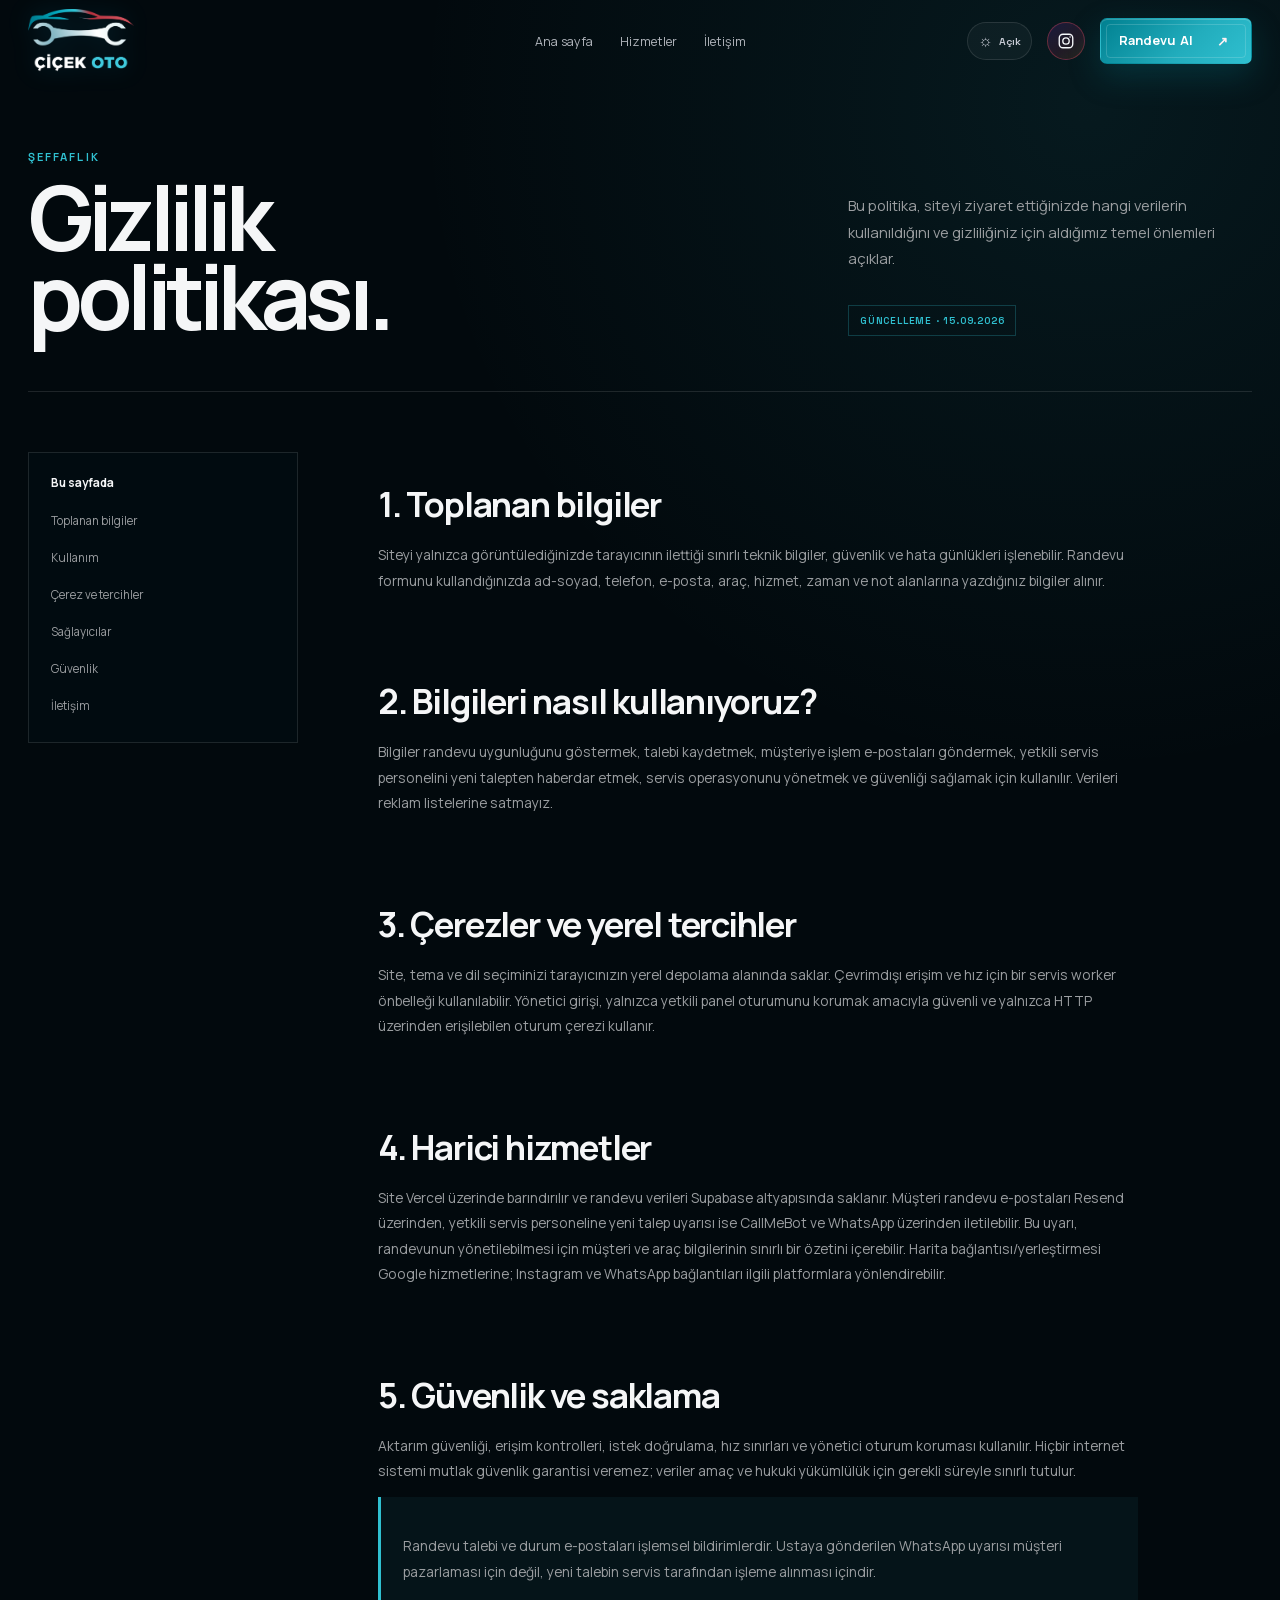
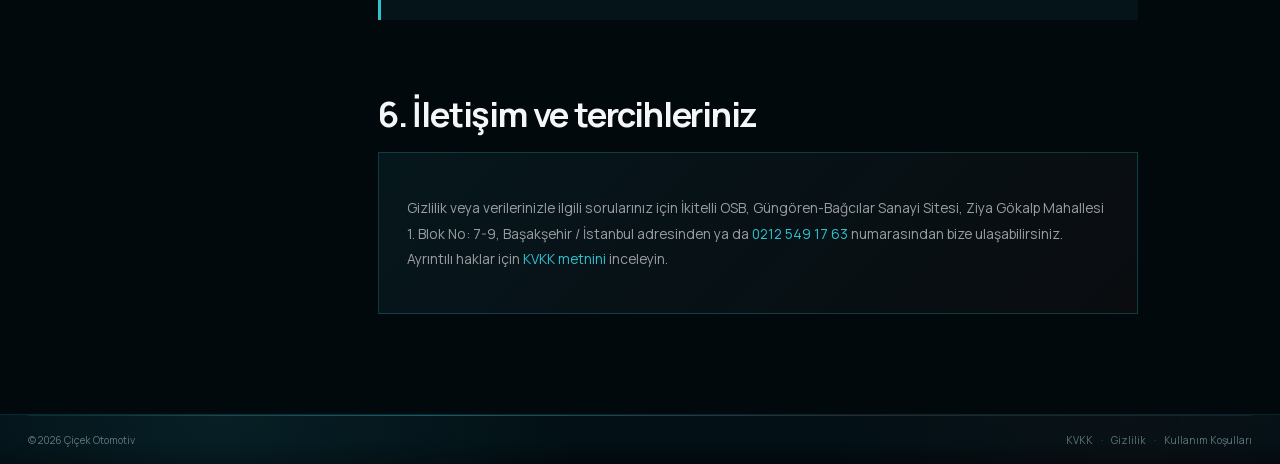
<file: gizlilik.html>
<!DOCTYPE html><html lang="tr" data-theme="dark"><head><meta charset="utf-8"><meta name="viewport" content="width=device-width,initial-scale=1,viewport-fit=cover"><meta name="theme-color" content="#02090d" id="themeColor"><title>Gizlilik Politikası | Çiçek Oto</title><meta name="description" content="Çiçek Otomotiv internet sitesi gizlilik, çerez ve güvenlik politikası."><meta name="robots" content="index,follow"><link rel="canonical" href="https://www.cicekoto.com.tr/gizlilik"><link rel="icon" href="/img/favicon-32.png?v=4" type="image/png" sizes="32x32"><link rel="icon" href="/img/favicon-16.png?v=4" type="image/png" sizes="16x16"><link rel="icon" href="/img/icon-192.png?v=4" type="image/png" sizes="192x192"><link rel="apple-touch-icon" href="/img/apple-touch-icon.png"><link rel="stylesheet" href="css/fonts.css?v=1"><link rel="stylesheet" href="css/style.css?v=29"><link rel="stylesheet" href="css/legal.css?v=1"></head>
<body class="legal-page" data-language-lock="tr" data-title-tr="Gizlilik Politikası | Çiçek Oto"><a class="skip-link" href="#icerik">İçeriğe geç</a><header class="site-header scrolled" id="siteHeader"><div class="shell nav-shell"><a class="brand" href="index.html" aria-label="Çiçek Oto ana sayfa"><img class="brand-logo" src="img/optimized/cicek-oto-logo.webp" width="512" height="313" alt="Çiçek Oto"></a><nav class="desktop-nav" aria-label="Ana menü"><a href="index.html">Ana sayfa</a><a href="hizmetler.html">Hizmetler</a><a href="index.html#iletisim">İletişim</a></nav><div class="nav-actions"><div class="preference-controls" role="group" aria-label="Görünüm"><button class="preference-button" id="themeToggle" type="button" aria-label="Açık temaya geç"><span aria-hidden="true">☼</span><b class="theme-label">Açık</b></button></div><a class="header-social" href="https://www.instagram.com/cicekoto/" target="_blank" rel="noopener" aria-label="Çiçek Oto Instagram hesabı" title="Instagram"><svg viewBox="0 0 24 24" aria-hidden="true"><rect x="3" y="3" width="18" height="18" rx="5"></rect><circle cx="12" cy="12" r="4.25"></circle><circle cx="17.4" cy="6.7" r="1"></circle></svg></a><a class="button button-blue button-small" href="index.html#randevu">Randevu Al <span>↗</span></a><button class="menu-toggle" id="menuToggle" type="button" aria-label="Menüyü aç" aria-expanded="false"><i></i><i></i></button></div></div><div class="mobile-menu" id="mobileMenu"><nav aria-label="Mobil menü"><a href="index.html">Ana sayfa</a><a href="hizmetler.html">Hizmetler</a><a href="index.html#randevu">Randevu Al</a></nav><div><a href="tel:+902125491763">0212 549 17 63</a><a href="https://www.instagram.com/cicekoto/" target="_blank" rel="noopener">Instagram</a></div></div></header>
<main class="legal-main" id="icerik"><div class="shell"><section class="legal-hero"><div><div class="eyebrow">ŞEFFAFLIK</div><h1>Gizlilik<br>politikası.</h1></div><div><p>Bu politika, siteyi ziyaret ettiğinizde hangi verilerin kullanıldığını ve gizliliğiniz için aldığımız temel önlemleri açıklar.</p><span class="legal-updated">GÜNCELLEME · 15.09.2026</span></div></section><div class="legal-layout"><nav class="legal-toc" aria-label="Sayfa içeriği"><b>Bu sayfada</b><a href="#toplanan">Toplanan bilgiler</a><a href="#kullanim">Kullanım</a><a href="#tercihler">Çerez ve tercihler</a><a href="#saglayicilar">Sağlayıcılar</a><a href="#guvenlik">Güvenlik</a><a href="#iletisim">İletişim</a></nav><article class="legal-content">
<section class="legal-section" id="toplanan"><h2>1. Toplanan bilgiler</h2><p>Siteyi yalnızca görüntülediğinizde tarayıcının ilettiği sınırlı teknik bilgiler, güvenlik ve hata günlükleri işlenebilir. Randevu formunu kullandığınızda ad-soyad, telefon, e-posta, araç, hizmet, zaman ve not alanlarına yazdığınız bilgiler alınır.</p></section><section class="legal-section" id="kullanim"><h2>2. Bilgileri nasıl kullanıyoruz?</h2><p>Bilgiler randevu uygunluğunu göstermek, talebi kaydetmek, müşteriye işlem e-postaları göndermek, yetkili servis personelini yeni talepten haberdar etmek, servis operasyonunu yönetmek ve güvenliği sağlamak için kullanılır. Verileri reklam listelerine satmayız.</p></section><section class="legal-section" id="tercihler"><h2>3. Çerezler ve yerel tercihler</h2><p>Site, tema ve dil seçiminizi tarayıcınızın yerel depolama alanında saklar. Çevrimdışı erişim ve hız için bir servis worker önbelleği kullanılabilir. Yönetici girişi, yalnızca yetkili panel oturumunu korumak amacıyla güvenli ve yalnızca HTTP üzerinden erişilebilen oturum çerezi kullanır.</p></section><section class="legal-section" id="saglayicilar"><h2>4. Harici hizmetler</h2><p>Site Vercel üzerinde barındırılır ve randevu verileri Supabase altyapısında saklanır. Müşteri randevu e-postaları Resend üzerinden, yetkili servis personeline yeni talep uyarısı ise CallMeBot ve WhatsApp üzerinden iletilebilir. Bu uyarı, randevunun yönetilebilmesi için müşteri ve araç bilgilerinin sınırlı bir özetini içerebilir. Harita bağlantısı/yerleştirmesi Google hizmetlerine; Instagram ve WhatsApp bağlantıları ilgili platformlara yönlendirebilir.</p></section><section class="legal-section" id="guvenlik"><h2>5. Güvenlik ve saklama</h2><p>Aktarım güvenliği, erişim kontrolleri, istek doğrulama, hız sınırları ve yönetici oturum koruması kullanılır. Hiçbir internet sistemi mutlak güvenlik garantisi veremez; veriler amaç ve hukuki yükümlülük için gerekli süreyle sınırlı tutulur.</p><div class="legal-note"><p>Randevu talebi ve durum e-postaları işlemsel bildirimlerdir. Ustaya gönderilen WhatsApp uyarısı müşteri pazarlaması için değil, yeni talebin servis tarafından işleme alınması içindir.</p></div></section><section class="legal-section" id="iletisim"><h2>6. İletişim ve tercihleriniz</h2><div class="legal-contact"><p>Gizlilik veya verilerinizle ilgili sorularınız için İkitelli OSB, Güngören-Bağcılar Sanayi Sitesi, Ziya Gökalp Mahallesi 1. Blok No: 7-9, Başakşehir / İstanbul adresinden ya da <a href="tel:+902125491763">0212 549 17 63</a> numarasından bize ulaşabilirsiniz. Ayrıntılı haklar için <a href="/kvkk">KVKK metnini</a> inceleyin.</p></div></section>
</article></div></div></main><footer><div class="shell footer-bottom"><span>© 2026 Çiçek Otomotiv</span><nav class="legal-links" aria-label="Yasal bilgiler"><a href="/kvkk">KVKK</a><a href="/gizlilik" aria-current="page">Gizlilik</a><a href="/kullanim-kosullari">Kullanım Koşulları</a></nav></div></footer><script src="js/main.js?v=34" defer></script></body></html>
</file>
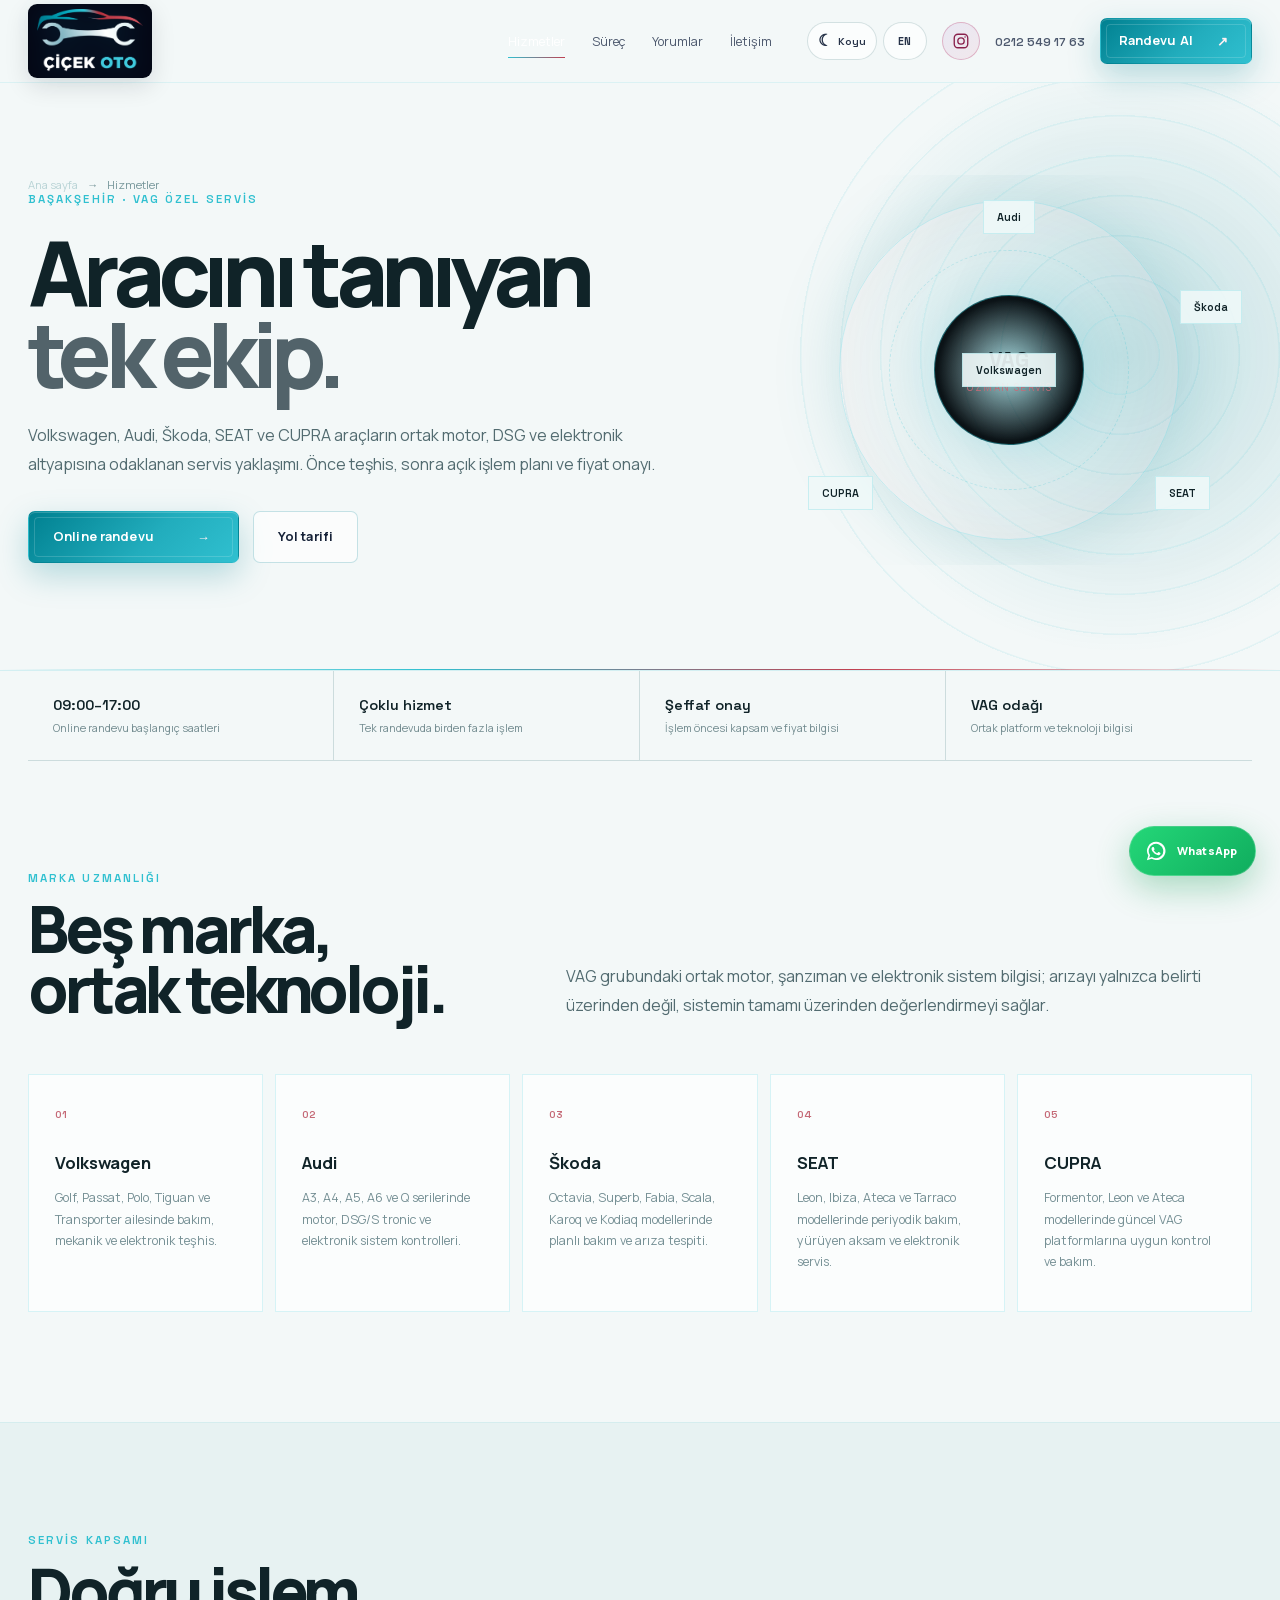
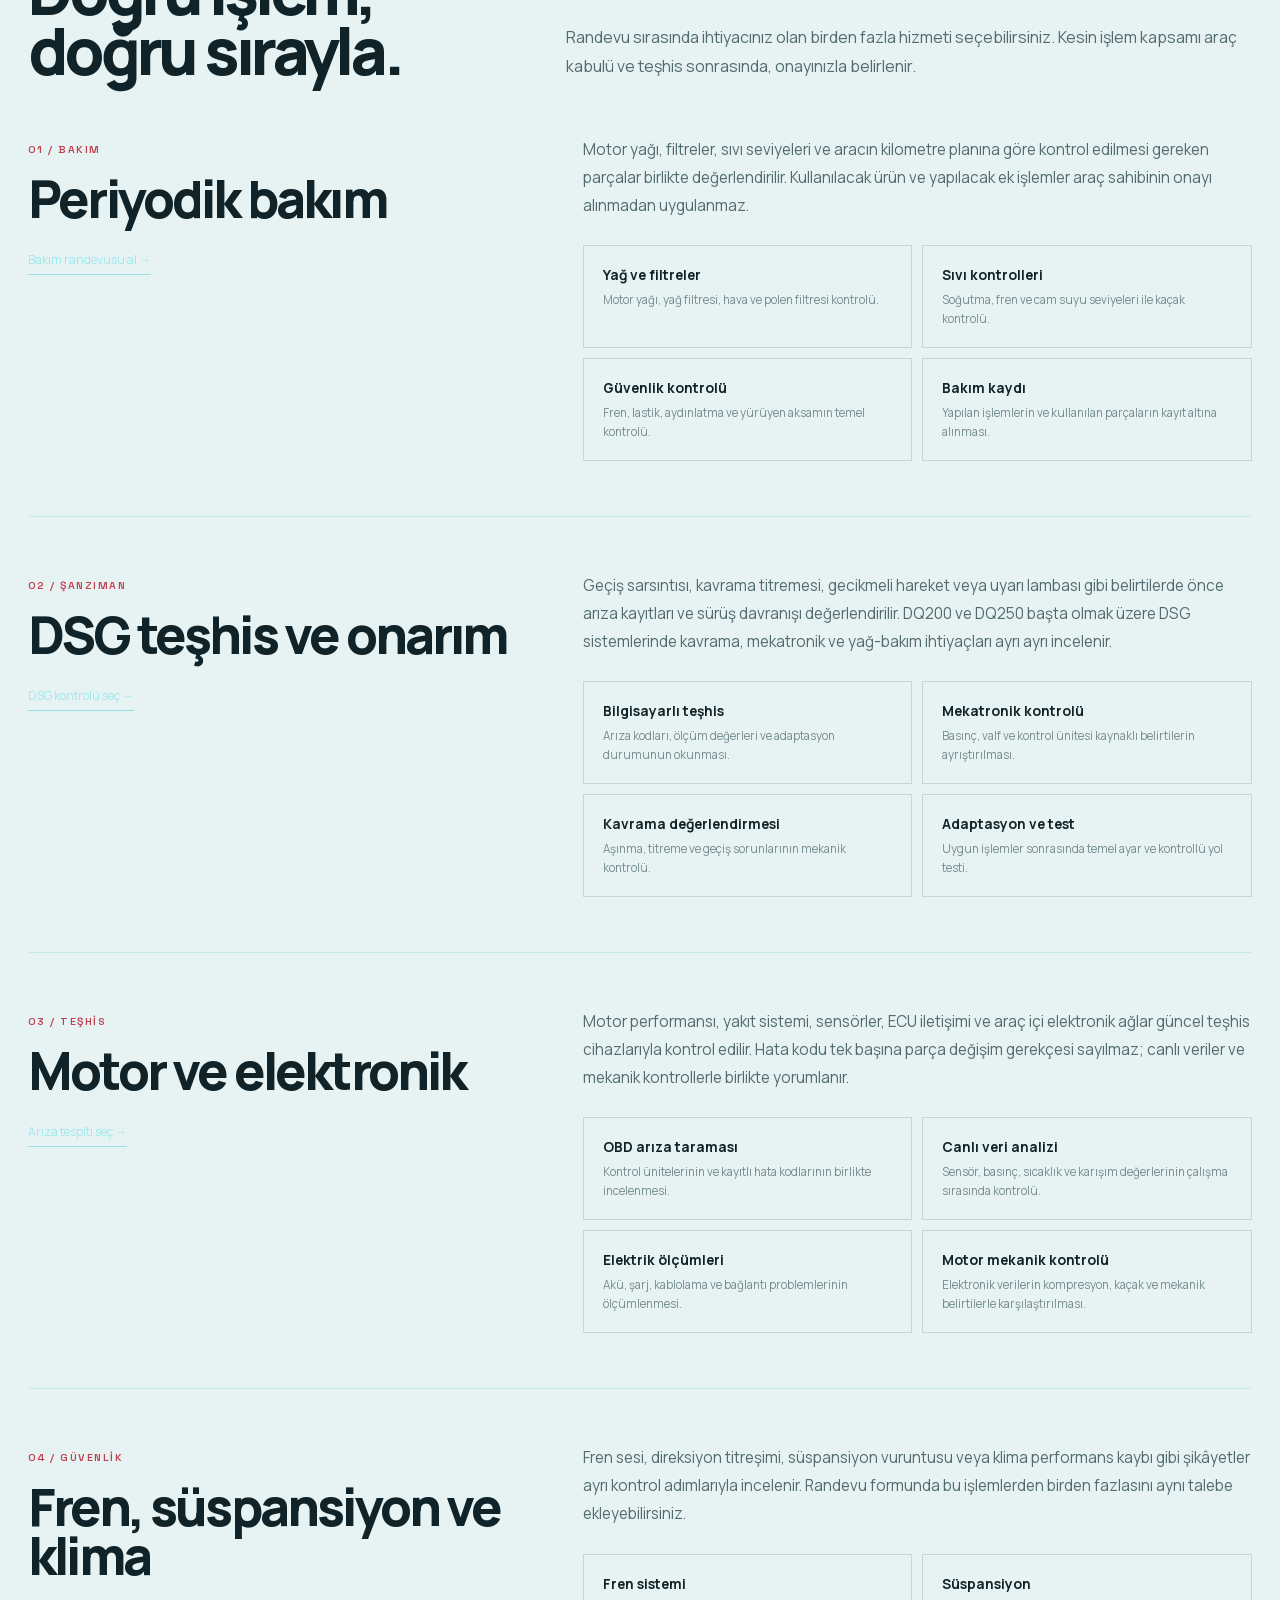
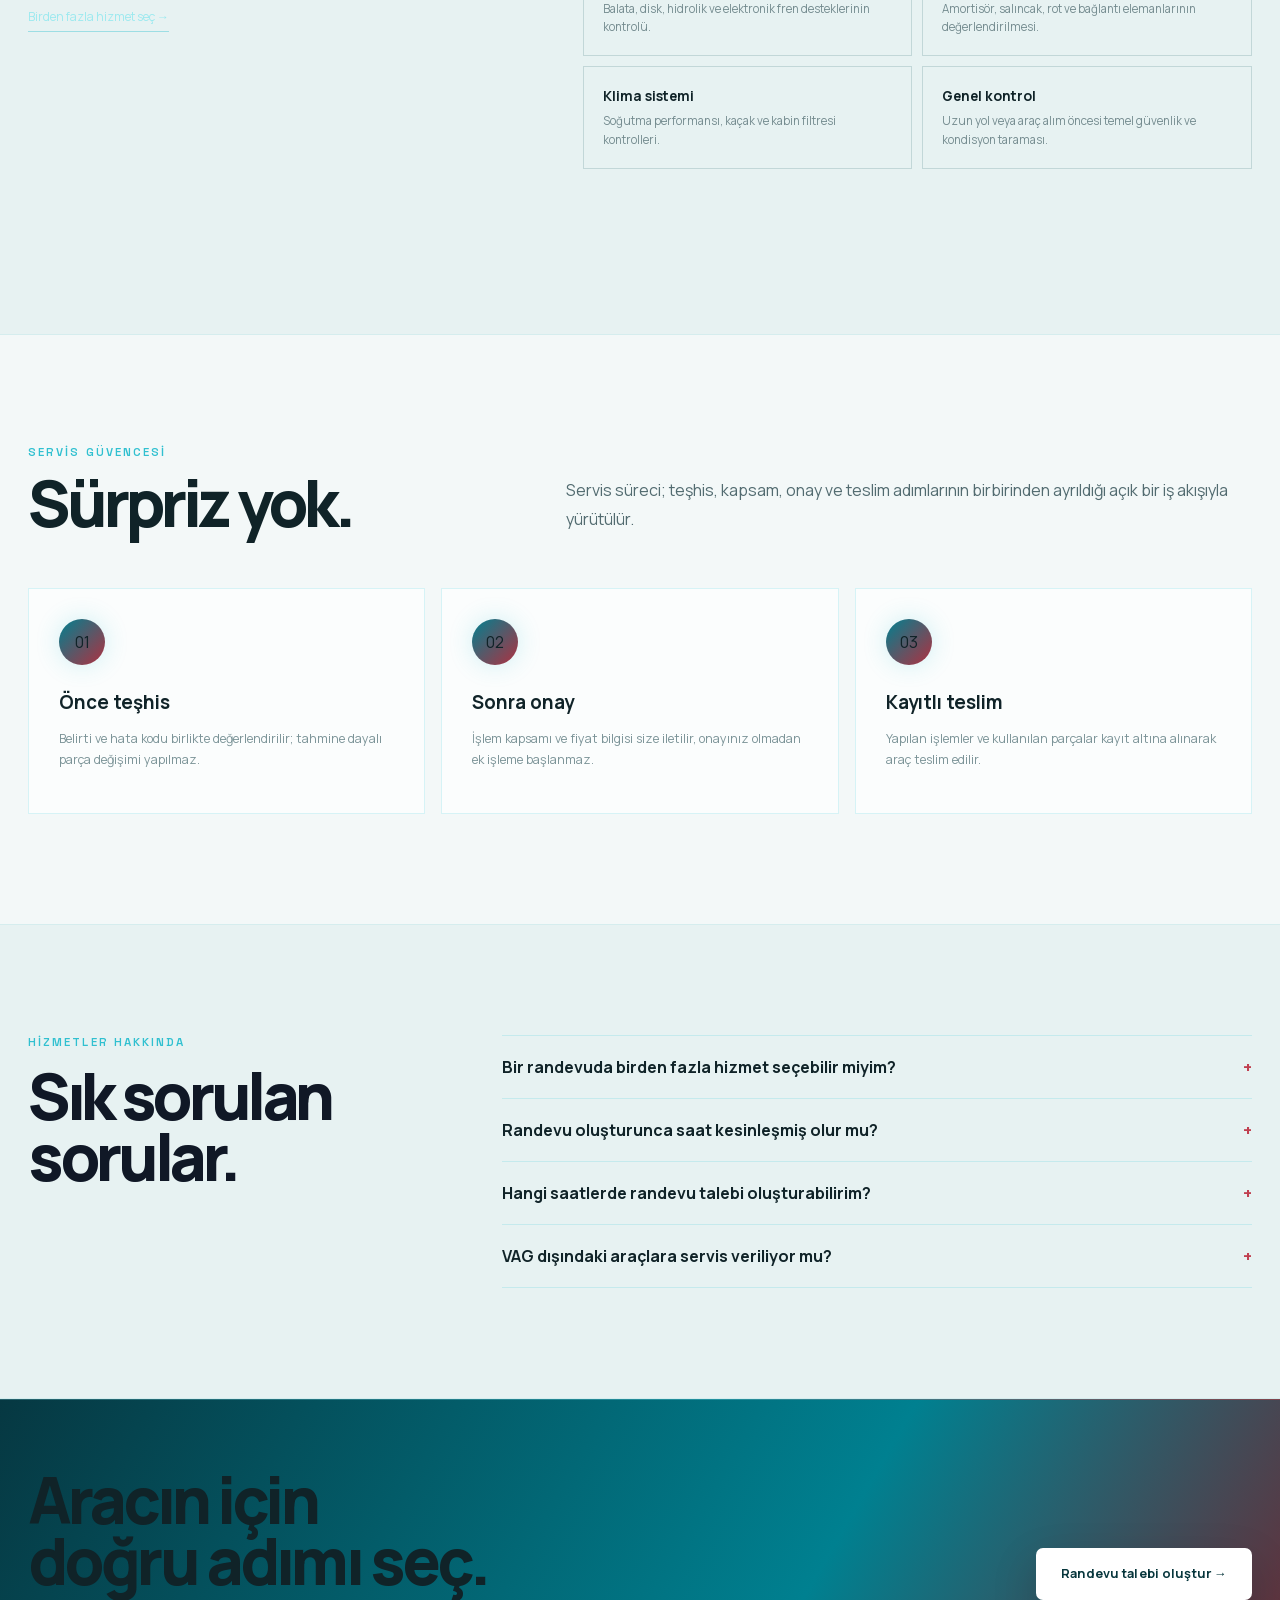
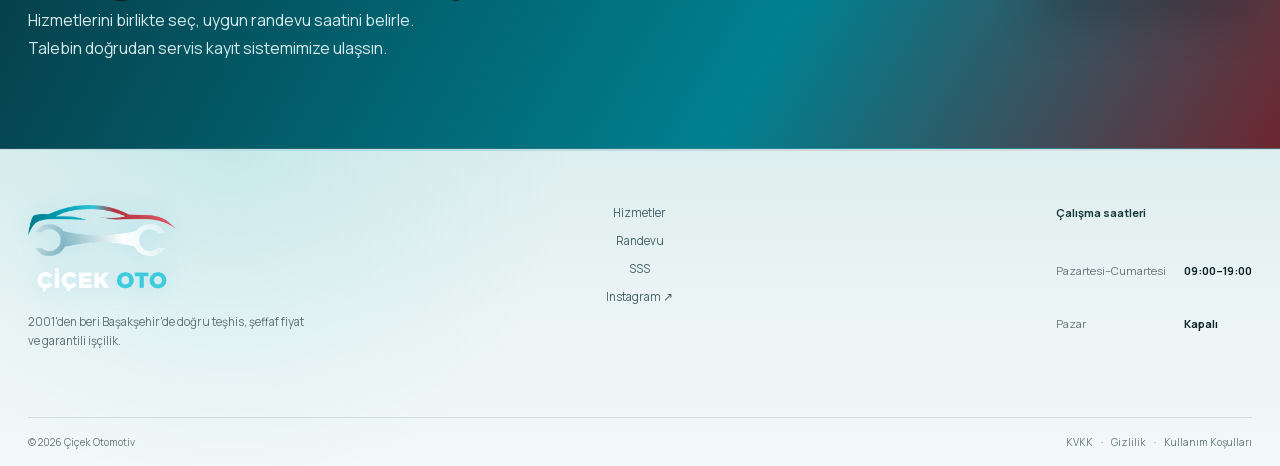
<file: hizmetler.html>
<!DOCTYPE html>
<html lang="tr">
<head>
  <meta charset="utf-8">
  <meta name="viewport" content="width=device-width,initial-scale=1,viewport-fit=cover">
  <meta name="theme-color" content="#02090d" id="themeColor">
  <meta name="description" content="Başakşehir'de VAG servis hizmetleri: Volkswagen, Audi, Škoda, SEAT ve CUPRA için periyodik bakım, DSG, motor, elektronik ve fren onarımı.">
  <meta name="robots" content="index,follow,max-image-preview:large">
  <meta property="og:title" content="Başakşehir VAG Servis Hizmetleri | Çiçek Oto">
  <meta property="og:description" content="VAG araçlar için bakım, DSG, motor-elektronik, fren, süspansiyon, klima ve kaporta hizmetleri.">
  <meta property="og:type" content="website">
  <meta property="og:locale" content="tr_TR">
  <meta property="og:site_name" content="Çiçek Oto">
  <meta property="og:url" content="https://www.cicekoto.com.tr/hizmetler">
  <meta property="og:image" content="https://www.cicekoto.com.tr/img/real-service-workshop.jpg">
  <meta property="og:image:secure_url" content="https://www.cicekoto.com.tr/img/real-service-workshop.jpg">
  <meta property="og:image:type" content="image/jpeg">
  <meta property="og:image:width" content="1600">
  <meta property="og:image:height" content="1067">
  <meta property="og:image:alt" content="Çiçek Otomotiv VAG özel servis atölyesi">
  <meta name="twitter:card" content="summary_large_image">
  <meta name="twitter:title" content="Başakşehir VAG Servis Hizmetleri | Çiçek Oto">
  <meta name="twitter:description" content="VAG araçlar için bakım, DSG ve arıza teşhis hizmetlerini inceleyin.">
  <meta name="twitter:image" content="https://www.cicekoto.com.tr/img/real-service-workshop.jpg">
  <meta name="twitter:image:alt" content="Çiçek Otomotiv VAG özel servis atölyesi">
  <title>Başakşehir VAG Servis Hizmetleri | Çiçek Oto</title>
  <link rel="canonical" href="https://www.cicekoto.com.tr/hizmetler">
  <link rel="icon" href="/img/favicon-32.png?v=4" type="image/png" sizes="32x32">
  <link rel="icon" href="/img/favicon-16.png?v=4" type="image/png" sizes="16x16">
  <link rel="icon" href="/img/icon-192.png?v=4" type="image/png" sizes="192x192">
  <link rel="apple-touch-icon" href="/img/apple-touch-icon.png">
  <link rel="manifest" href="/manifest.json">


  <link rel="stylesheet" href="css/fonts.css?v=1">
  <script>try{const t=localStorage.getItem('cicekTheme');document.documentElement.dataset.theme=t||((matchMedia('(prefers-color-scheme:light)').matches)?'light':'dark')}catch(e){document.documentElement.dataset.theme='dark'}</script>
  <link rel="stylesheet" href="css/style.css?v=29">
  <link rel="stylesheet" href="css/pages.css?v=2">
  <script type="application/ld+json">{"@context":"https://schema.org","@graph":[{"@type":"AutoRepair","@id":"https://www.cicekoto.com.tr/#business","name":"Çiçek Otomotiv","alternateName":"Çiçek Oto","url":"https://www.cicekoto.com.tr/","logo":"https://www.cicekoto.com.tr/img/cicek-oto-logo.png","image":"https://www.cicekoto.com.tr/img/real-service-workshop.jpg","telephone":"+902125491763","priceRange":"₺₺","address":{"@type":"PostalAddress","streetAddress":"İkitelli OSB, Güngören-Bağcılar Sanayi Sitesi No: 7-9","postalCode":"34490","addressLocality":"Başakşehir","addressRegion":"İstanbul","addressCountry":"TR"},"geo":{"@type":"GeoCoordinates","latitude":41.0761444,"longitude":28.7999501},"hasMap":"https://www.google.com/maps?cid=5257164974746644211","sameAs":["https://www.google.com/maps?cid=5257164974746644211","https://www.instagram.com/cicekoto/"],"openingHoursSpecification":{"@type":"OpeningHoursSpecification","dayOfWeek":["Monday","Tuesday","Wednesday","Thursday","Friday","Saturday"],"opens":"09:00","closes":"19:00"}},{"@type":["WebPage","CollectionPage"],"@id":"https://www.cicekoto.com.tr/hizmetler#webpage","url":"https://www.cicekoto.com.tr/hizmetler","name":"VAG Servis Hizmetleri | Çiçek Otomotiv","description":"Volkswagen, Audi, Škoda, SEAT ve CUPRA için bakım, DSG, motor-elektronik, fren, süspansiyon, klima ve kaporta hizmetleri.","isPartOf":{"@id":"https://www.cicekoto.com.tr/#website"},"about":{"@id":"https://www.cicekoto.com.tr/#business"},"breadcrumb":{"@id":"https://www.cicekoto.com.tr/hizmetler#breadcrumb"},"inLanguage":"tr-TR"},{"@type":"BreadcrumbList","@id":"https://www.cicekoto.com.tr/hizmetler#breadcrumb","itemListElement":[{"@type":"ListItem","position":1,"name":"Ana sayfa","item":"https://www.cicekoto.com.tr/"},{"@type":"ListItem","position":2,"name":"Hizmetler","item":"https://www.cicekoto.com.tr/hizmetler"}]},{"@type":"ItemList","@id":"https://www.cicekoto.com.tr/hizmetler#service-list","name":"Çiçek Otomotiv VAG servis hizmetleri","itemListElement":[{"@type":"ListItem","position":1,"item":{"@type":"Service","name":"VAG Periyodik Bakım","serviceType":"Periyodik bakım","provider":{"@id":"https://www.cicekoto.com.tr/#business"},"areaServed":"Başakşehir, İstanbul"}},{"@type":"ListItem","position":2,"item":{"@type":"Service","name":"DSG Şanzıman Teşhis ve Onarım","serviceType":"DSG şanzıman servisi","provider":{"@id":"https://www.cicekoto.com.tr/#business"},"areaServed":"Başakşehir, İstanbul"}},{"@type":"ListItem","position":3,"item":{"@type":"Service","name":"Motor ve Elektronik Arıza Tespiti","serviceType":"Motor ve OBD arıza teşhisi","provider":{"@id":"https://www.cicekoto.com.tr/#business"},"areaServed":"Başakşehir, İstanbul"}},{"@type":"ListItem","position":4,"item":{"@type":"Service","name":"Fren, Süspansiyon ve Klima","serviceType":"Fren, süspansiyon ve klima bakımı","provider":{"@id":"https://www.cicekoto.com.tr/#business"},"areaServed":"Başakşehir, İstanbul"}},{"@type":"ListItem","position":5,"item":{"@type":"Service","name":"Kaporta ve Boya","serviceType":"Kaporta, boya ve boyasız göçük düzeltme","provider":{"@id":"https://www.cicekoto.com.tr/#business"},"areaServed":"Başakşehir, İstanbul"}}]},{"@type":"FAQPage","@id":"https://www.cicekoto.com.tr/hizmetler#faq","mainEntity":[{"@type":"Question","name":"Bir randevuda birden fazla hizmet seçebilir miyim?","acceptedAnswer":{"@type":"Answer","text":"Evet. Bakım, DSG, motor-elektronik, fren, kaporta ve genel kontrol seçeneklerinden birden fazlası aynı randevu talebine eklenebilir."}},{"@type":"Question","name":"Randevu oluşturunca saat kesinleşmiş olur mu?","acceptedAnswer":{"@type":"Answer","text":"Hayır. Talep servis kayıt sistemine ulaşır; araç ve işlem kapsamı kontrol edildikten sonra ekip kesin onayı iletir."}},{"@type":"Question","name":"Hangi saatlerde randevu talebi oluşturabilirim?","acceptedAnswer":{"@type":"Answer","text":"Pazartesi–Cumartesi günleri 09:00–17:00 arasındaki uygun başlangıç saatlerinden seçim yapılabilir. Pazar günleri servis kapalıdır."}},{"@type":"Question","name":"VAG dışındaki araçlara servis veriliyor mu?","acceptedAnswer":{"@type":"Answer","text":"Evet. Servis VAG araçlarda uzmandır; farklı marka araçlar için de bakım veya onarım talebi oluşturulabilir."}}]}]}</script>
</head>
<body class="content-page" data-title-tr="Başakşehir VAG Servis Hizmetleri | Çiçek Oto" data-title-en="VAG Specialist Services · Başakşehir | Çiçek Oto">
  <a class="skip-link" href="#main">İçeriğe geç</a>
  <div class="page-loader" id="pageLoader" aria-hidden="true"><img class="loader-logo" src="img/optimized/cicek-oto-logo.webp" srcset="img/optimized/cicek-oto-logo-256.webp 256w, img/optimized/cicek-oto-logo.webp 512w" sizes="230px" width="512" height="313" alt=""><div class="loader-track"><i></i></div><b id="loaderCount">0</b></div>
  <div class="scroll-progress" id="scrollProgress"></div><div class="cursor-glow" id="cursorGlow" aria-hidden="true"></div>
  <header class="site-header scrolled" id="siteHeader"><div class="shell nav-shell"><a class="brand" href="index.html" aria-label="Çiçek Oto ana sayfa"><img class="brand-logo" src="img/optimized/cicek-oto-logo.webp" width="512" height="313" alt="Çiçek Oto"></a><nav class="desktop-nav" aria-label="Ana menü"><a href="hizmetler.html" aria-current="page">Hizmetler</a><a href="index.html#surec">Süreç</a><a href="index.html#yorumlar">Yorumlar</a><a href="index.html#iletisim">İletişim</a></nav><div class="nav-actions"><div class="preference-controls" role="group" aria-label="Görünüm ve dil"><button class="preference-button" id="themeToggle" type="button" aria-label="Açık temaya geç" aria-pressed="false"><span aria-hidden="true">☼</span><b class="theme-label">Açık</b></button><button class="preference-button language-toggle" id="languageToggle" type="button" aria-label="Switch to English"><b>EN</b></button></div><a class="header-social" href="https://www.instagram.com/cicekoto/" target="_blank" rel="noopener" aria-label="Çiçek Oto Instagram hesabı" title="Instagram"><svg viewBox="0 0 24 24" aria-hidden="true"><rect x="3" y="3" width="18" height="18" rx="5"></rect><circle cx="12" cy="12" r="4.25"></circle><circle cx="17.4" cy="6.7" r="1"></circle></svg></a><a class="nav-phone" href="tel:+902125491763">0212 549 17 63</a><a class="button button-blue button-small" href="index.html#randevu">Randevu Al <span>↗</span></a><button class="menu-toggle" id="menuToggle" type="button" aria-label="Menüyü aç" aria-expanded="false"><i></i><i></i></button></div></div><div class="mobile-menu" id="mobileMenu"><nav aria-label="Mobil menü"><a href="hizmetler.html">Hizmetler</a><a href="index.html#surec">Servis Süreci</a><a href="index.html#yorumlar">Yorumlar</a><a href="index.html#iletisim">İletişim</a><a href="index.html#randevu">Randevu Al</a></nav><div><a href="tel:+902125491763">0212 549 17 63</a><a href="https://www.instagram.com/cicekoto/" target="_blank" rel="noopener">Instagram</a><a href="https://wa.me/905325953964" target="_blank" rel="noopener">WhatsApp</a></div></div></header>
  <main id="main">
    <section class="content-hero"><div class="shell content-hero-grid"><div><div class="breadcrumb"><a href="index.html">Ana sayfa</a><span>→</span><span>Hizmetler</span></div><div class="eyebrow reveal">Başakşehir · VAG özel servis</div><h1 class="reveal">Aracını tanıyan<span>tek ekip.</span></h1><p class="reveal">Volkswagen, Audi, Škoda, SEAT ve CUPRA araçların ortak motor, DSG ve elektronik altyapısına odaklanan servis yaklaşımı. Önce teşhis, sonra açık işlem planı ve fiyat onayı.</p><div class="content-actions reveal"><a class="button button-blue" href="index.html#randevu">Online randevu <span>→</span></a><a class="button button-ghost" href="https://www.google.com/maps?cid=5257164974746644211" target="_blank" rel="noopener">Yol tarifi</a></div></div><div class="vag-orbit reveal-media" role="img" aria-label="VAG markaları"><div class="orbit-core"><div><b>VAG</b><span>UZMAN SERVİS</span></div></div><span class="orbit-brand">Volkswagen</span><span class="orbit-brand">Audi</span><span class="orbit-brand">Škoda</span><span class="orbit-brand">SEAT</span><span class="orbit-brand">CUPRA</span></div></div></section>
    <div class="shell trust-strip"><div><b>09:00–17:00</b><span>Online randevu başlangıç saatleri</span></div><div><b>Çoklu hizmet</b><span>Tek randevuda birden fazla işlem</span></div><div><b>Şeffaf onay</b><span>İşlem öncesi kapsam ve fiyat bilgisi</span></div><div><b>VAG odağı</b><span>Ortak platform ve teknoloji bilgisi</span></div></div>
    <section class="page-section"><div class="shell"><div class="page-heading"><div><div class="eyebrow reveal">Marka uzmanlığı</div><h2 class="reveal">Beş marka,<br>ortak teknoloji.</h2></div><p class="reveal">VAG grubundaki ortak motor, şanzıman ve elektronik sistem bilgisi; arızayı yalnızca belirti üzerinden değil, sistemin tamamı üzerinden değerlendirmeyi sağlar.</p></div><div class="brand-service-grid"><article class="brand-service reveal"><span>01</span><h3>Volkswagen</h3><p>Golf, Passat, Polo, Tiguan ve Transporter ailesinde bakım, mekanik ve elektronik teşhis.</p></article><article class="brand-service reveal"><span>02</span><h3>Audi</h3><p>A3, A4, A5, A6 ve Q serilerinde motor, DSG/S tronic ve elektronik sistem kontrolleri.</p></article><article class="brand-service reveal"><span>03</span><h3>Škoda</h3><p>Octavia, Superb, Fabia, Scala, Karoq ve Kodiaq modellerinde planlı bakım ve arıza tespiti.</p></article><article class="brand-service reveal"><span>04</span><h3>SEAT</h3><p>Leon, Ibiza, Ateca ve Tarraco modellerinde periyodik bakım, yürüyen aksam ve elektronik servis.</p></article><article class="brand-service reveal"><span>05</span><h3>CUPRA</h3><p>Formentor, Leon ve Ateca modellerinde güncel VAG platformlarına uygun kontrol ve bakım.</p></article></div></div></section>
    <section class="page-section alt"><div class="shell"><div class="page-heading"><div><div class="eyebrow reveal">Servis kapsamı</div><h2 class="reveal">Doğru işlem,<br>doğru sırayla.</h2></div><p class="reveal">Randevu sırasında ihtiyacınız olan birden fazla hizmeti seçebilirsiniz. Kesin işlem kapsamı araç kabulü ve teşhis sonrasında, onayınızla belirlenir.</p></div>
      <article class="service-detail" id="periyodik-bakim"><div class="service-index"><small>01 / BAKIM</small><h3>Periyodik bakım</h3><a href="index.html#randevu">Bakım randevusu al →</a></div><div class="service-copy"><p>Motor yağı, filtreler, sıvı seviyeleri ve aracın kilometre planına göre kontrol edilmesi gereken parçalar birlikte değerlendirilir. Kullanılacak ürün ve yapılacak ek işlemler araç sahibinin onayı alınmadan uygulanmaz.</p><div class="service-points"><div><b>Yağ ve filtreler</b><span>Motor yağı, yağ filtresi, hava ve polen filtresi kontrolü.</span></div><div><b>Sıvı kontrolleri</b><span>Soğutma, fren ve cam suyu seviyeleri ile kaçak kontrolü.</span></div><div><b>Güvenlik kontrolü</b><span>Fren, lastik, aydınlatma ve yürüyen aksamın temel kontrolü.</span></div><div><b>Bakım kaydı</b><span>Yapılan işlemlerin ve kullanılan parçaların kayıt altına alınması.</span></div></div></div></article>
      <article class="service-detail" id="dsg"><div class="service-index"><small>02 / ŞANZIMAN</small><h3>DSG teşhis ve onarım</h3><a href="index.html#randevu">DSG kontrolü seç →</a></div><div class="service-copy"><p>Geçiş sarsıntısı, kavrama titremesi, gecikmeli hareket veya uyarı lambası gibi belirtilerde önce arıza kayıtları ve sürüş davranışı değerlendirilir. DQ200 ve DQ250 başta olmak üzere DSG sistemlerinde kavrama, mekatronik ve yağ-bakım ihtiyaçları ayrı ayrı incelenir.</p><div class="service-points"><div><b>Bilgisayarlı teşhis</b><span>Arıza kodları, ölçüm değerleri ve adaptasyon durumunun okunması.</span></div><div><b>Mekatronik kontrolü</b><span>Basınç, valf ve kontrol ünitesi kaynaklı belirtilerin ayrıştırılması.</span></div><div><b>Kavrama değerlendirmesi</b><span>Aşınma, titreme ve geçiş sorunlarının mekanik kontrolü.</span></div><div><b>Adaptasyon ve test</b><span>Uygun işlemler sonrasında temel ayar ve kontrollü yol testi.</span></div></div></div></article>
      <article class="service-detail" id="motor-elektronik"><div class="service-index"><small>03 / TEŞHİS</small><h3>Motor ve elektronik</h3><a href="index.html#randevu">Arıza tespiti seç →</a></div><div class="service-copy"><p>Motor performansı, yakıt sistemi, sensörler, ECU iletişimi ve araç içi elektronik ağlar güncel teşhis cihazlarıyla kontrol edilir. Hata kodu tek başına parça değişim gerekçesi sayılmaz; canlı veriler ve mekanik kontrollerle birlikte yorumlanır.</p><div class="service-points"><div><b>OBD arıza taraması</b><span>Kontrol ünitelerinin ve kayıtlı hata kodlarının birlikte incelenmesi.</span></div><div><b>Canlı veri analizi</b><span>Sensör, basınç, sıcaklık ve karışım değerlerinin çalışma sırasında kontrolü.</span></div><div><b>Elektrik ölçümleri</b><span>Akü, şarj, kablolama ve bağlantı problemlerinin ölçümlenmesi.</span></div><div><b>Motor mekanik kontrolü</b><span>Elektronik verilerin kompresyon, kaçak ve mekanik belirtilerle karşılaştırılması.</span></div></div></div></article>
      <article class="service-detail" id="yuruyen-aksam"><div class="service-index"><small>04 / GÜVENLİK</small><h3>Fren, süspansiyon ve klima</h3><a href="index.html#randevu">Birden fazla hizmet seç →</a></div><div class="service-copy"><p>Fren sesi, direksiyon titreşimi, süspansiyon vuruntusu veya klima performans kaybı gibi şikâyetler ayrı kontrol adımlarıyla incelenir. Randevu formunda bu işlemlerden birden fazlasını aynı talebe ekleyebilirsiniz.</p><div class="service-points"><div><b>Fren sistemi</b><span>Balata, disk, hidrolik ve elektronik fren desteklerinin kontrolü.</span></div><div><b>Süspansiyon</b><span>Amortisör, salıncak, rot ve bağlantı elemanlarının değerlendirilmesi.</span></div><div><b>Klima sistemi</b><span>Soğutma performansı, kaçak ve kabin filtresi kontrolleri.</span></div><div><b>Genel kontrol</b><span>Uzun yol veya araç alım öncesi temel güvenlik ve kondisyon taraması.</span></div></div></div></article>
    </div></section>
    <section class="page-section"><div class="shell"><div class="page-heading"><div><div class="eyebrow reveal">Servis güvencesi</div><h2 class="reveal">Sürpriz yok.</h2></div><p class="reveal">Servis süreci; teşhis, kapsam, onay ve teslim adımlarının birbirinden ayrıldığı açık bir iş akışıyla yürütülür.</p></div><div class="assurance-grid"><article class="assurance-card reveal"><span>01</span><h3>Önce teşhis</h3><p>Belirti ve hata kodu birlikte değerlendirilir; tahmine dayalı parça değişimi yapılmaz.</p></article><article class="assurance-card reveal"><span>02</span><h3>Sonra onay</h3><p>İşlem kapsamı ve fiyat bilgisi size iletilir, onayınız olmadan ek işleme başlanmaz.</p></article><article class="assurance-card reveal"><span>03</span><h3>Kayıtlı teslim</h3><p>Yapılan işlemler ve kullanılan parçalar kayıt altına alınarak araç teslim edilir.</p></article></div></div></section>
    <section class="page-section alt"><div class="shell page-faq"><div><div class="eyebrow reveal">Hizmetler hakkında</div><h2 class="split-heading">Sık sorulan<br>sorular.</h2></div><div class="page-faq-list"><details><summary>Bir randevuda birden fazla hizmet seçebilir miyim?<span>+</span></summary><p>Evet. Bakım, DSG, motor-elektronik, fren, kaporta ve genel kontrol seçeneklerinden birden fazlasını aynı randevu talebine ekleyebilirsiniz.</p></details><details><summary>Randevu oluşturunca saat kesinleşmiş olur mu?<span>+</span></summary><p>Hayır. Talebiniz servis kayıt sistemine ulaşır. Araç ve işlem kapsamı kontrol edildikten sonra kesin onay e-posta adresinize iletilir.</p></details><details><summary>Hangi saatlerde randevu talebi oluşturabilirim?<span>+</span></summary><p>Pazartesi–Cumartesi günleri 09:00–17:00 arasındaki uygun başlangıç saatlerinden seçim yapabilirsiniz. Pazar günleri servis kapalıdır.</p></details><details><summary>VAG dışındaki araçlara servis veriliyor mu?<span>+</span></summary><p>Evet. VAG araçlarda uzmanız; fakat randevu formundaki “Diğer / Genel” seçeneğiyle farklı marka araçlar için de bakım veya onarım talebi oluşturabilirsiniz.</p></details></div></div></section>
    <section class="content-cta"><div class="shell content-cta-grid"><div><h2>Aracın için<br>doğru adımı seç.</h2><p>Hizmetlerini birlikte seç, uygun randevu saatini belirle.<br>Talebin doğrudan servis kayıt sistemimize ulaşsın.</p></div><a class="button" href="index.html#randevu">Randevu talebi oluştur →</a></div></section>
  </main>
  <footer><div class="shell footer-main"><div><a class="brand" href="index.html" aria-label="Çiçek Oto ana sayfa"><img class="brand-logo" src="img/optimized/cicek-oto-logo.webp" width="512" height="313" alt="Çiçek Oto"></a><p>2001'den beri Başakşehir'de doğru teşhis, şeffaf fiyat ve garantili işçilik.</p></div><nav aria-label="Alt menü"><a href="hizmetler.html">Hizmetler</a><a href="index.html#randevu">Randevu</a><a href="index.html#sss">SSS</a><a href="https://www.instagram.com/cicekoto/" target="_blank" rel="noopener">Instagram ↗</a></nav><div><b>Çalışma saatleri</b><span>Pazartesi–Cumartesi</span><strong>09:00–19:00</strong><span>Pazar</span><strong>Kapalı</strong></div></div><div class="shell footer-bottom"><span>© 2026 Çiçek Otomotiv</span><nav class="legal-links" aria-label="Yasal bilgiler"><a href="kvkk.html">KVKK</a><a href="gizlilik.html">Gizlilik</a><a href="kullanim-kosullari.html">Kullanım Koşulları</a></nav></div></footer>
  <a class="floating-whatsapp" href="https://wa.me/905325953964" target="_blank" rel="noopener" aria-label="WhatsApp'tan yaz"><b aria-hidden="true"><svg viewBox="0 0 24 24"><path d="M12.04 2a9.83 9.83 0 0 0-8.42 14.91L2.05 22l5.22-1.52A9.95 9.95 0 1 0 12.04 2Zm0 17.91a8.06 8.06 0 0 1-4.11-1.13l-.29-.17-3.1.9.92-3.01-.19-.31a7.91 7.91 0 1 1 6.77 3.72Zm4.4-5.92c-.24-.12-1.43-.7-1.65-.78-.22-.08-.38-.12-.54.12-.16.24-.62.78-.76.94-.14.16-.28.18-.52.06-.24-.12-1.01-.37-1.93-1.19a7.23 7.23 0 0 1-1.34-1.67c-.14-.24-.02-.37.1-.49.11-.11.24-.28.36-.42.12-.14.16-.24.24-.4.08-.16.04-.3-.02-.42-.06-.12-.54-1.3-.74-1.78-.2-.47-.4-.4-.54-.41h-.46c-.16 0-.42.06-.64.3-.22.24-.84.82-.84 2s.86 2.32.98 2.48c.12.16 1.69 2.58 4.09 3.62.57.25 1.02.39 1.37.5.58.18 1.1.16 1.51.1.46-.07 1.43-.58 1.63-1.15.2-.56.2-1.05.14-1.15-.06-.1-.22-.16-.46-.28Z"/></svg></b><span>WhatsApp</span></a><button class="to-top" id="toTop" type="button" aria-label="Sayfanın başına dön">↑</button><nav class="mobile-dock" aria-label="Mobil hızlı erişim"><a href="tel:+902125491763"><b>☎</b><span>Ara</span></a><a class="primary" href="index.html#randevu"><b>＋</b><span>Randevu</span></a><a href="https://wa.me/905325953964" target="_blank" rel="noopener"><b>◔</b><span>WhatsApp</span></a></nav>
  <script src="js/hizmetler-i18n.js?v=2" defer></script>
  <script src="js/main.js?v=34" defer></script>
</body>
</html>
</file>
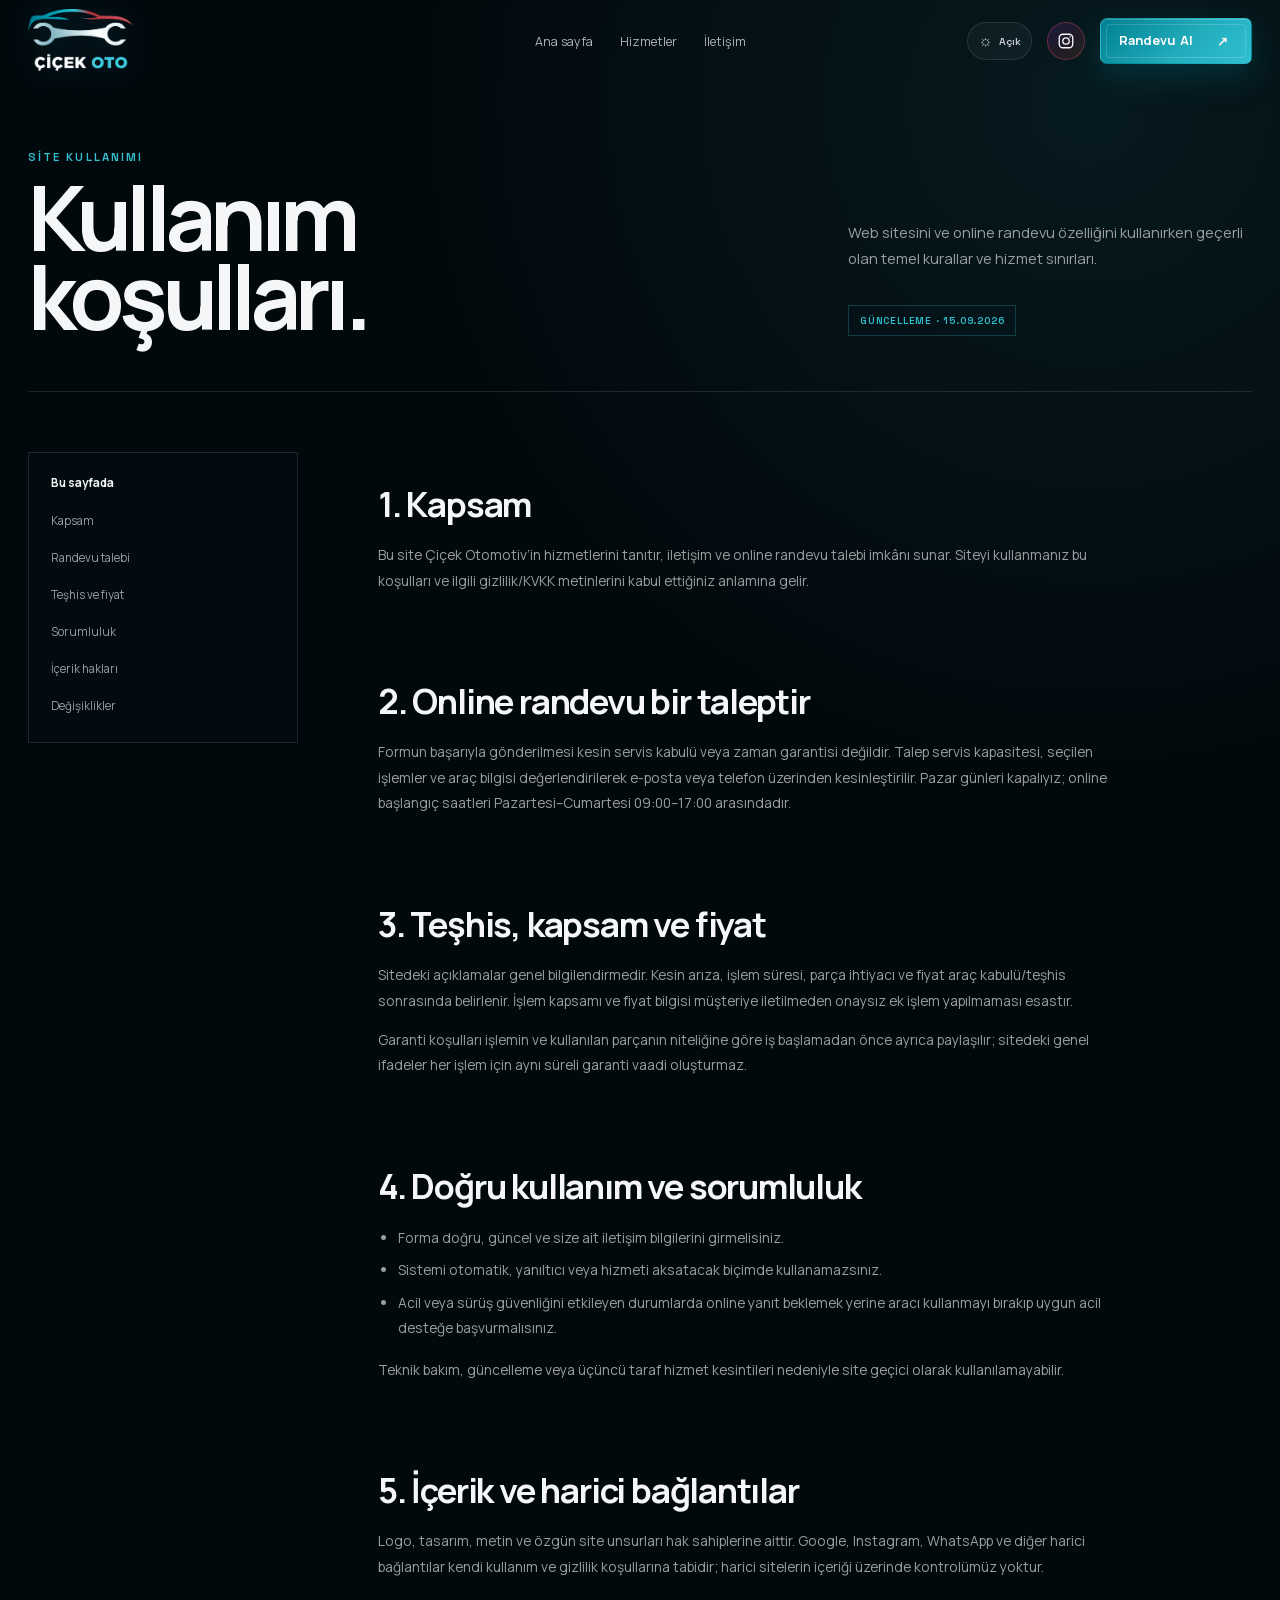
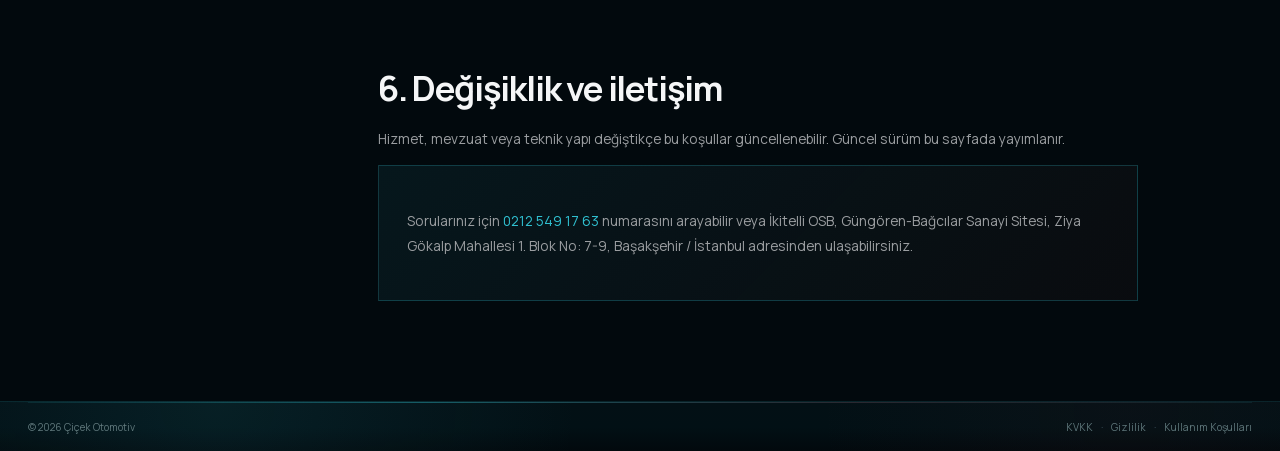
<file: kullanim-kosullari.html>
<!DOCTYPE html><html lang="tr" data-theme="dark"><head><meta charset="utf-8"><meta name="viewport" content="width=device-width,initial-scale=1,viewport-fit=cover"><meta name="theme-color" content="#02090d" id="themeColor"><title>Kullanım Koşulları | Çiçek Oto</title><meta name="description" content="Çiçek Otomotiv internet sitesi ve online randevu kullanım koşulları."><meta name="robots" content="index,follow"><link rel="canonical" href="https://www.cicekoto.com.tr/kullanim-kosullari"><link rel="icon" href="/img/favicon-32.png?v=4" type="image/png" sizes="32x32"><link rel="icon" href="/img/favicon-16.png?v=4" type="image/png" sizes="16x16"><link rel="icon" href="/img/icon-192.png?v=4" type="image/png" sizes="192x192"><link rel="apple-touch-icon" href="/img/apple-touch-icon.png"><link rel="stylesheet" href="css/fonts.css?v=1"><link rel="stylesheet" href="css/style.css?v=29"><link rel="stylesheet" href="css/legal.css?v=1"></head>
<body class="legal-page" data-language-lock="tr" data-title-tr="Kullanım Koşulları | Çiçek Oto"><a class="skip-link" href="#icerik">İçeriğe geç</a><header class="site-header scrolled" id="siteHeader"><div class="shell nav-shell"><a class="brand" href="index.html" aria-label="Çiçek Oto ana sayfa"><img class="brand-logo" src="img/optimized/cicek-oto-logo.webp" width="512" height="313" alt="Çiçek Oto"></a><nav class="desktop-nav" aria-label="Ana menü"><a href="index.html">Ana sayfa</a><a href="hizmetler.html">Hizmetler</a><a href="index.html#iletisim">İletişim</a></nav><div class="nav-actions"><div class="preference-controls" role="group" aria-label="Görünüm"><button class="preference-button" id="themeToggle" type="button" aria-label="Açık temaya geç"><span aria-hidden="true">☼</span><b class="theme-label">Açık</b></button></div><a class="header-social" href="https://www.instagram.com/cicekoto/" target="_blank" rel="noopener" aria-label="Çiçek Oto Instagram hesabı" title="Instagram"><svg viewBox="0 0 24 24" aria-hidden="true"><rect x="3" y="3" width="18" height="18" rx="5"></rect><circle cx="12" cy="12" r="4.25"></circle><circle cx="17.4" cy="6.7" r="1"></circle></svg></a><a class="button button-blue button-small" href="index.html#randevu">Randevu Al <span>↗</span></a><button class="menu-toggle" id="menuToggle" type="button" aria-label="Menüyü aç" aria-expanded="false"><i></i><i></i></button></div></div><div class="mobile-menu" id="mobileMenu"><nav aria-label="Mobil menü"><a href="index.html">Ana sayfa</a><a href="hizmetler.html">Hizmetler</a><a href="index.html#randevu">Randevu Al</a></nav><div><a href="tel:+902125491763">0212 549 17 63</a><a href="https://www.instagram.com/cicekoto/" target="_blank" rel="noopener">Instagram</a></div></div></header>
<main class="legal-main" id="icerik"><div class="shell"><section class="legal-hero"><div><div class="eyebrow">SİTE KULLANIMI</div><h1>Kullanım<br>koşulları.</h1></div><div><p>Web sitesini ve online randevu özelliğini kullanırken geçerli olan temel kurallar ve hizmet sınırları.</p><span class="legal-updated">GÜNCELLEME · 15.09.2026</span></div></section><div class="legal-layout"><nav class="legal-toc" aria-label="Sayfa içeriği"><b>Bu sayfada</b><a href="#kapsam">Kapsam</a><a href="#randevu">Randevu talebi</a><a href="#fiyat">Teşhis ve fiyat</a><a href="#sorumluluk">Sorumluluk</a><a href="#fikri">İçerik hakları</a><a href="#degisiklik">Değişiklikler</a></nav><article class="legal-content">
<section class="legal-section" id="kapsam"><h2>1. Kapsam</h2><p>Bu site Çiçek Otomotiv’in hizmetlerini tanıtır, iletişim ve online randevu talebi imkânı sunar. Siteyi kullanmanız bu koşulları ve ilgili gizlilik/KVKK metinlerini kabul ettiğiniz anlamına gelir.</p></section><section class="legal-section" id="randevu"><h2>2. Online randevu bir taleptir</h2><p>Formun başarıyla gönderilmesi kesin servis kabulü veya zaman garantisi değildir. Talep servis kapasitesi, seçilen işlemler ve araç bilgisi değerlendirilerek e-posta veya telefon üzerinden kesinleştirilir. Pazar günleri kapalıyız; online başlangıç saatleri Pazartesi–Cumartesi 09:00–17:00 arasındadır.</p></section><section class="legal-section" id="fiyat"><h2>3. Teşhis, kapsam ve fiyat</h2><p>Sitedeki açıklamalar genel bilgilendirmedir. Kesin arıza, işlem süresi, parça ihtiyacı ve fiyat araç kabulü/teşhis sonrasında belirlenir. İşlem kapsamı ve fiyat bilgisi müşteriye iletilmeden onaysız ek işlem yapılmaması esastır.</p><p>Garanti koşulları işlemin ve kullanılan parçanın niteliğine göre iş başlamadan önce ayrıca paylaşılır; sitedeki genel ifadeler her işlem için aynı süreli garanti vaadi oluşturmaz.</p></section><section class="legal-section" id="sorumluluk"><h2>4. Doğru kullanım ve sorumluluk</h2><ul><li>Forma doğru, güncel ve size ait iletişim bilgilerini girmelisiniz.</li><li>Sistemi otomatik, yanıltıcı veya hizmeti aksatacak biçimde kullanamazsınız.</li><li>Acil veya sürüş güvenliğini etkileyen durumlarda online yanıt beklemek yerine aracı kullanmayı bırakıp uygun acil desteğe başvurmalısınız.</li></ul><p>Teknik bakım, güncelleme veya üçüncü taraf hizmet kesintileri nedeniyle site geçici olarak kullanılamayabilir.</p></section><section class="legal-section" id="fikri"><h2>5. İçerik ve harici bağlantılar</h2><p>Logo, tasarım, metin ve özgün site unsurları hak sahiplerine aittir. Google, Instagram, WhatsApp ve diğer harici bağlantılar kendi kullanım ve gizlilik koşullarına tabidir; harici sitelerin içeriği üzerinde kontrolümüz yoktur.</p></section><section class="legal-section" id="degisiklik"><h2>6. Değişiklik ve iletişim</h2><p>Hizmet, mevzuat veya teknik yapı değiştikçe bu koşullar güncellenebilir. Güncel sürüm bu sayfada yayımlanır.</p><div class="legal-contact"><p>Sorularınız için <a href="tel:+902125491763">0212 549 17 63</a> numarasını arayabilir veya İkitelli OSB, Güngören-Bağcılar Sanayi Sitesi, Ziya Gökalp Mahallesi 1. Blok No: 7-9, Başakşehir / İstanbul adresinden ulaşabilirsiniz.</p></div></section>
</article></div></div></main><footer><div class="shell footer-bottom"><span>© 2026 Çiçek Otomotiv</span><nav class="legal-links" aria-label="Yasal bilgiler"><a href="/kvkk">KVKK</a><a href="/gizlilik">Gizlilik</a><a href="/kullanim-kosullari" aria-current="page">Kullanım Koşulları</a></nav></div></footer><script src="js/main.js?v=34" defer></script></body></html>
</file>
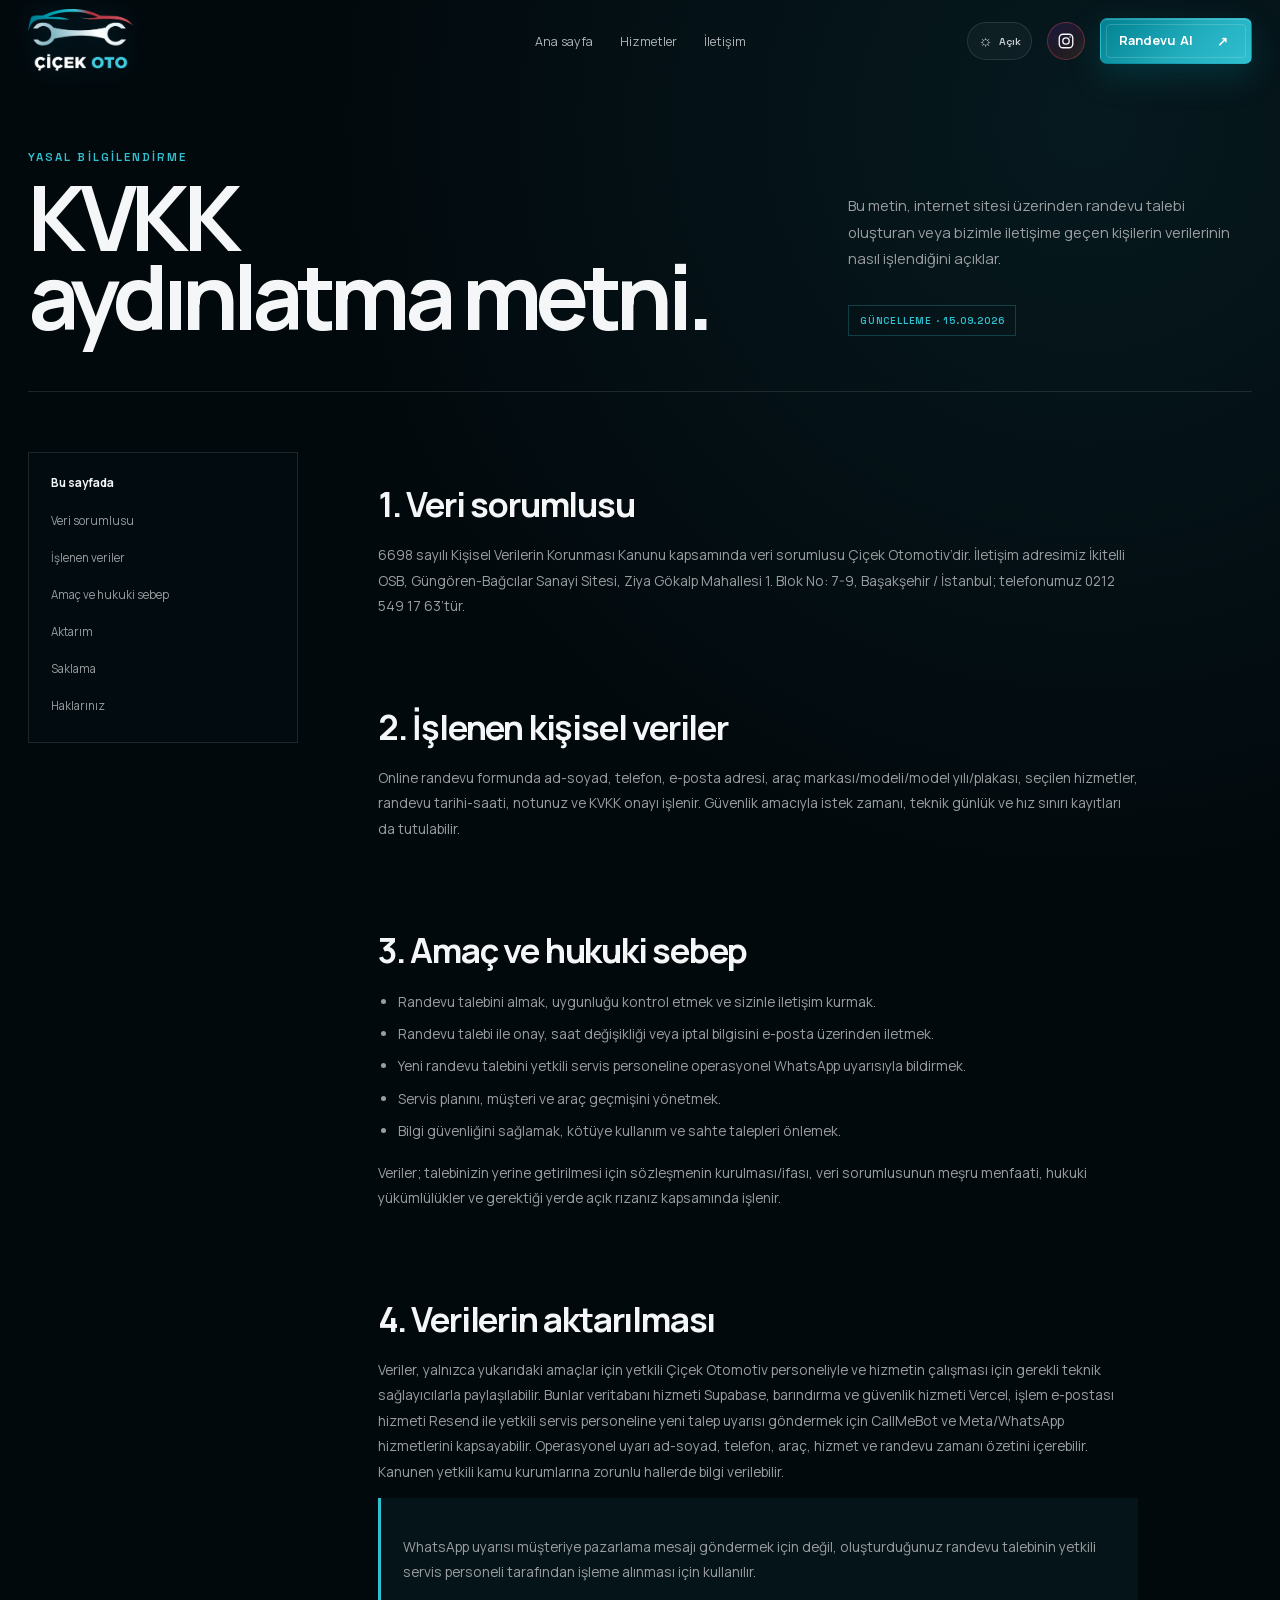
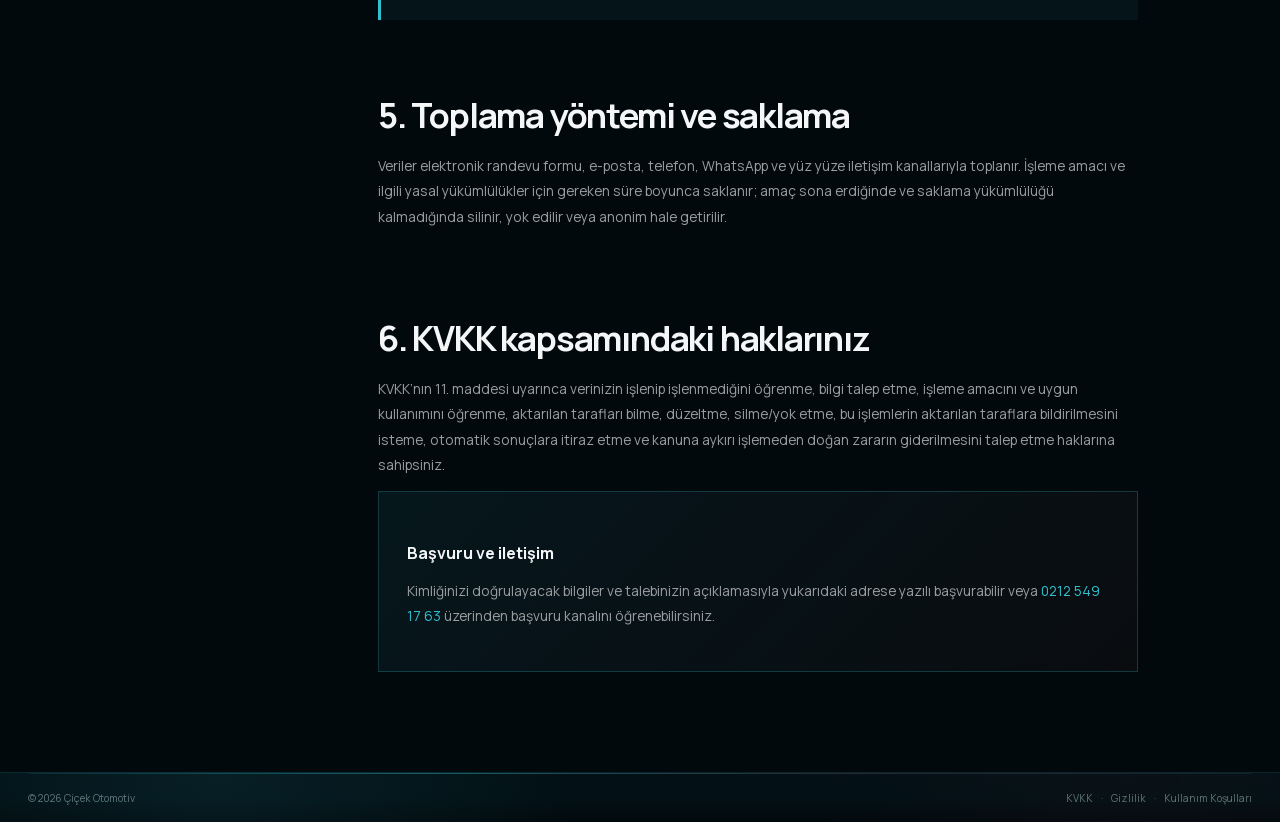
<file: kvkk.html>
<!DOCTYPE html>
<html lang="tr" data-theme="dark">
<head>
  <meta charset="utf-8"><meta name="viewport" content="width=device-width,initial-scale=1,viewport-fit=cover"><meta name="theme-color" content="#02090d" id="themeColor">
  <title>KVKK Aydınlatma Metni | Çiçek Oto</title><meta name="description" content="Çiçek Otomotiv randevu ve iletişim süreçlerine ilişkin KVKK aydınlatma metni."><meta name="robots" content="index,follow"><link rel="canonical" href="https://www.cicekoto.com.tr/kvkk">
  <link rel="icon" href="/img/favicon-32.png?v=4" type="image/png" sizes="32x32"><link rel="icon" href="/img/favicon-16.png?v=4" type="image/png" sizes="16x16"><link rel="icon" href="/img/icon-192.png?v=4" type="image/png" sizes="192x192"><link rel="apple-touch-icon" href="/img/apple-touch-icon.png"><link rel="stylesheet" href="css/fonts.css?v=1"><link rel="stylesheet" href="css/style.css?v=29"><link rel="stylesheet" href="css/legal.css?v=1">
</head>
<body class="legal-page" data-language-lock="tr" data-title-tr="KVKK Aydınlatma Metni | Çiçek Oto" data-title-en="Data Protection Notice | Çiçek Oto"><a class="skip-link" href="#icerik">İçeriğe geç</a>
  <header class="site-header scrolled" id="siteHeader"><div class="shell nav-shell"><a class="brand" href="index.html" aria-label="Çiçek Oto ana sayfa"><img class="brand-logo" src="img/optimized/cicek-oto-logo.webp" width="512" height="313" alt="Çiçek Oto"></a><nav class="desktop-nav" aria-label="Ana menü"><a href="index.html">Ana sayfa</a><a href="hizmetler.html">Hizmetler</a><a href="index.html#iletisim">İletişim</a></nav><div class="nav-actions"><div class="preference-controls" role="group" aria-label="Görünüm"><button class="preference-button" id="themeToggle" type="button" aria-label="Açık temaya geç"><span aria-hidden="true">☼</span><b class="theme-label">Açık</b></button></div><a class="header-social" href="https://www.instagram.com/cicekoto/" target="_blank" rel="noopener" aria-label="Çiçek Oto Instagram hesabı" title="Instagram"><svg viewBox="0 0 24 24" aria-hidden="true"><rect x="3" y="3" width="18" height="18" rx="5"></rect><circle cx="12" cy="12" r="4.25"></circle><circle cx="17.4" cy="6.7" r="1"></circle></svg></a><a class="button button-blue button-small" href="index.html#randevu">Randevu Al <span>↗</span></a><button class="menu-toggle" id="menuToggle" type="button" aria-label="Menüyü aç" aria-expanded="false"><i></i><i></i></button></div></div><div class="mobile-menu" id="mobileMenu"><nav aria-label="Mobil menü"><a href="index.html">Ana sayfa</a><a href="hizmetler.html">Hizmetler</a><a href="index.html#randevu">Randevu Al</a></nav><div><a href="tel:+902125491763">0212 549 17 63</a><a href="https://www.instagram.com/cicekoto/" target="_blank" rel="noopener">Instagram</a></div></div></header>
  <main class="legal-main" id="icerik"><div class="shell"><section class="legal-hero"><div><div class="eyebrow">YASAL BİLGİLENDİRME</div><h1>KVKK<br>aydınlatma metni.</h1></div><div><p>Bu metin, internet sitesi üzerinden randevu talebi oluşturan veya bizimle iletişime geçen kişilerin verilerinin nasıl işlendiğini açıklar.</p><span class="legal-updated">GÜNCELLEME · 15.09.2026</span></div></section><div class="legal-layout"><nav class="legal-toc" aria-label="Sayfa içeriği"><b>Bu sayfada</b><a href="#sorumlu">Veri sorumlusu</a><a href="#randevu-verileri">İşlenen veriler</a><a href="#amac">Amaç ve hukuki sebep</a><a href="#aktarim">Aktarım</a><a href="#saklama">Saklama</a><a href="#haklar">Haklarınız</a></nav><article class="legal-content">
    <section class="legal-section" id="sorumlu"><h2>1. Veri sorumlusu</h2><p>6698 sayılı Kişisel Verilerin Korunması Kanunu kapsamında veri sorumlusu Çiçek Otomotiv’dir. İletişim adresimiz İkitelli OSB, Güngören-Bağcılar Sanayi Sitesi, Ziya Gökalp Mahallesi 1. Blok No: 7-9, Başakşehir / İstanbul; telefonumuz 0212 549 17 63’tür.</p></section>
    <section class="legal-section" id="randevu-verileri"><h2>2. İşlenen kişisel veriler</h2><p>Online randevu formunda ad-soyad, telefon, e-posta adresi, araç markası/modeli/model yılı/plakası, seçilen hizmetler, randevu tarihi-saati, notunuz ve KVKK onayı işlenir. Güvenlik amacıyla istek zamanı, teknik günlük ve hız sınırı kayıtları da tutulabilir.</p></section>
    <section class="legal-section" id="amac"><h2>3. Amaç ve hukuki sebep</h2><ul><li>Randevu talebini almak, uygunluğu kontrol etmek ve sizinle iletişim kurmak.</li><li>Randevu talebi ile onay, saat değişikliği veya iptal bilgisini e-posta üzerinden iletmek.</li><li>Yeni randevu talebini yetkili servis personeline operasyonel WhatsApp uyarısıyla bildirmek.</li><li>Servis planını, müşteri ve araç geçmişini yönetmek.</li><li>Bilgi güvenliğini sağlamak, kötüye kullanım ve sahte talepleri önlemek.</li></ul><p>Veriler; talebinizin yerine getirilmesi için sözleşmenin kurulması/ifası, veri sorumlusunun meşru menfaati, hukuki yükümlülükler ve gerektiği yerde açık rızanız kapsamında işlenir.</p></section>
    <section class="legal-section" id="aktarim"><h2>4. Verilerin aktarılması</h2><p>Veriler, yalnızca yukarıdaki amaçlar için yetkili Çiçek Otomotiv personeliyle ve hizmetin çalışması için gerekli teknik sağlayıcılarla paylaşılabilir. Bunlar veritabanı hizmeti Supabase, barındırma ve güvenlik hizmeti Vercel, işlem e-postası hizmeti Resend ile yetkili servis personeline yeni talep uyarısı göndermek için CallMeBot ve Meta/WhatsApp hizmetlerini kapsayabilir. Operasyonel uyarı ad-soyad, telefon, araç, hizmet ve randevu zamanı özetini içerebilir. Kanunen yetkili kamu kurumlarına zorunlu hallerde bilgi verilebilir.</p><div class="legal-note"><p>WhatsApp uyarısı müşteriye pazarlama mesajı göndermek için değil, oluşturduğunuz randevu talebinin yetkili servis personeli tarafından işleme alınması için kullanılır.</p></div></section>
    <section class="legal-section" id="saklama"><h2>5. Toplama yöntemi ve saklama</h2><p>Veriler elektronik randevu formu, e-posta, telefon, WhatsApp ve yüz yüze iletişim kanallarıyla toplanır. İşleme amacı ve ilgili yasal yükümlülükler için gereken süre boyunca saklanır; amaç sona erdiğinde ve saklama yükümlülüğü kalmadığında silinir, yok edilir veya anonim hale getirilir.</p></section>
    <section class="legal-section" id="haklar"><h2>6. KVKK kapsamındaki haklarınız</h2><p>KVKK’nın 11. maddesi uyarınca verinizin işlenip işlenmediğini öğrenme, bilgi talep etme, işleme amacını ve uygun kullanımını öğrenme, aktarılan tarafları bilme, düzeltme, silme/yok etme, bu işlemlerin aktarılan taraflara bildirilmesini isteme, otomatik sonuçlara itiraz etme ve kanuna aykırı işlemeden doğan zararın giderilmesini talep etme haklarına sahipsiniz.</p><div class="legal-contact"><h3>Başvuru ve iletişim</h3><p>Kimliğinizi doğrulayacak bilgiler ve talebinizin açıklamasıyla yukarıdaki adrese yazılı başvurabilir veya <a href="tel:+902125491763">0212 549 17 63</a> üzerinden başvuru kanalını öğrenebilirsiniz.</p></div></section>
  </article></div></div></main>
  <footer><div class="shell footer-bottom"><span>© 2026 Çiçek Otomotiv</span><nav class="legal-links" aria-label="Yasal bilgiler"><a href="/kvkk" aria-current="page">KVKK</a><a href="/gizlilik">Gizlilik</a><a href="/kullanim-kosullari">Kullanım Koşulları</a></nav></div></footer><script src="js/main.js?v=34" defer></script>
</body></html>
</file>
<file: css/fonts.css>
@font-face {
  font-family: Manrope;
  font-style: normal;
  font-weight: 400 800;
  font-display: swap;
  src: url('../fonts/manrope-latin-ext.woff2') format('woff2');
  unicode-range: U+0100-02BA, U+02BD-02C5, U+02C7-02CC, U+02CE-02D7, U+02DD-02FF, U+0304, U+0308, U+0329, U+1D00-1DBF, U+1E00-1E9F, U+1EF2-1EFF, U+2020, U+20A0-20AB, U+20AD-20C0, U+2113, U+2C60-2C7F, U+A720-A7FF;
}

@font-face {
  font-family: Manrope;
  font-style: normal;
  font-weight: 400 800;
  font-display: swap;
  src: url('../fonts/manrope-latin.woff2') format('woff2');
  unicode-range: U+0000-00FF, U+0131, U+0152-0153, U+02BB-02BC, U+02C6, U+02DA, U+02DC, U+0304, U+0308, U+0329, U+2000-206F, U+20AC, U+2122, U+2191, U+2193, U+2212, U+2215, U+FEFF, U+FFFD;
}

@font-face {
  font-family: 'Space Grotesk';
  font-style: normal;
  font-weight: 400 700;
  font-display: swap;
  src: url('../fonts/space-grotesk-latin-ext.woff2') format('woff2');
  unicode-range: U+0100-02BA, U+02BD-02C5, U+02C7-02CC, U+02CE-02D7, U+02DD-02FF, U+0304, U+0308, U+0329, U+1D00-1DBF, U+1E00-1E9F, U+1EF2-1EFF, U+2020, U+20A0-20AB, U+20AD-20C0, U+2113, U+2C60-2C7F, U+A720-A7FF;
}

@font-face {
  font-family: 'Space Grotesk';
  font-style: normal;
  font-weight: 400 700;
  font-display: swap;
  src: url('../fonts/space-grotesk-latin.woff2') format('woff2');
  unicode-range: U+0000-00FF, U+0131, U+0152-0153, U+02BB-02BC, U+02C6, U+02DA, U+02DC, U+0304, U+0308, U+0329, U+2000-206F, U+20AC, U+2122, U+2191, U+2193, U+2212, U+2215, U+FEFF, U+FFFD;
}

@font-face {
  font-family: 'Noto Kufi Arabic';
  font-style: normal;
  font-weight: 400 800;
  font-display: swap;
  src: url('../fonts/noto-kufi-arabic.woff2') format('woff2');
  unicode-range: U+0600-06FF, U+0750-077F, U+0870-088E, U+0890-0891, U+0897-08E1, U+08E3-08FF, U+200C-200E, U+2010-2011, U+204F, U+2E41, U+FB50-FDFF, U+FE70-FE74, U+FE76-FEFC, U+102E0-102FB, U+10E60-10E7E, U+10EC2-10EC4, U+10EFC-10EFF, U+1EE00-1EE03, U+1EE05-1EE1F, U+1EE21-1EE22, U+1EE24, U+1EE27, U+1EE29-1EE32, U+1EE34-1EE37, U+1EE39, U+1EE3B, U+1EE42, U+1EE47, U+1EE49, U+1EE4B, U+1EE4D-1EE4F, U+1EE51-1EE52, U+1EE54, U+1EE57, U+1EE59, U+1EE5B, U+1EE5D, U+1EE5F, U+1EE61-1EE62, U+1EE64, U+1EE67-1EE6A, U+1EE6C-1EE72, U+1EE74-1EE77, U+1EE79-1EE7C, U+1EE7E, U+1EE80-1EE89, U+1EE8B-1EE9B, U+1EEA1-1EEA3, U+1EEA5-1EEA9, U+1EEAB-1EEBB, U+1EEF0-1EEF1;
}
</file>
<file: css/style.css>
*,*::before,*::after{box-sizing:border-box}html{scroll-behavior:smooth;scroll-padding-top:88px}body{margin:0;background:#000105;color:#f5f6f7;font-family:Manrope,sans-serif;overflow-x:hidden}body.menu-open{overflow:hidden}a{color:inherit;text-decoration:none}button,input,select,textarea{font:inherit}button{color:inherit}.shell{width:min(1260px,calc(100% - 56px));margin-inline:auto}.section{padding-block:130px}.skip-link{position:fixed;left:15px;top:-60px;z-index:999;background:#fff;color:#000;padding:12px 18px}.skip-link:focus{top:15px}:root{--blue:#0533c9;--bright:#174eff;--cyan:#0fb2ec;--navy:#04155a;--ink:#000105;--paper:#f5f6f7;--muted:#9b9ea1;--line:rgba(255,255,255,.11);--ease:cubic-bezier(.2,.75,.2,1)}
.page-loader{position:fixed;inset:0;z-index:1000;background:#000105;display:grid;place-items:center;align-content:center;gap:24px;transition:opacity .65s var(--ease),visibility .65s}.page-loader.done{opacity:0;visibility:hidden}.loader-brand,.brand{font:700 1rem Space Grotesk;letter-spacing:-.04em}.loader-brand{font-size:clamp(1.5rem,3vw,2.5rem)}.loader-brand span,.brand i{display:inline-block;border-radius:50%;background:var(--bright);box-shadow:0 0 22px var(--cyan)}.loader-brand span{width:10px;height:10px;margin:0 10px}.loader-track{width:min(320px,70vw);height:1px;background:#111935;overflow:hidden}.loader-track i{display:block;width:0;height:100%;background:linear-gradient(90deg,var(--blue),var(--cyan));transition:width .1s}.page-loader>b{font:500 .7rem Space Grotesk;color:#4f6097}.scroll-progress{position:fixed;left:0;top:0;z-index:500;height:2px;width:0;background:linear-gradient(90deg,var(--blue),var(--cyan));box-shadow:0 0 12px var(--bright)}.cursor-glow{position:fixed;z-index:1;width:360px;height:360px;border-radius:50%;pointer-events:none;transform:translate(-50%,-50%);background:radial-gradient(circle,rgba(5,51,201,.1),transparent 68%);opacity:0;transition:opacity .3s}
.site-header{position:fixed;z-index:300;left:0;right:0;top:0;border-bottom:1px solid transparent;transition:.35s}.site-header.scrolled{background:rgba(0,1,5,.82);backdrop-filter:blur(18px);border-color:rgba(255,255,255,.07)}.nav-shell{height:82px;display:grid;grid-template-columns:1fr auto 1fr;align-items:center}.brand{white-space:nowrap}.brand i{width:7px;height:7px;margin:0 7px 1px}.desktop-nav{display:flex;gap:27px;font-size:.68rem;color:#aeb2b9}.desktop-nav a{position:relative;padding-block:12px}.desktop-nav a::after{content:"";position:absolute;left:0;right:100%;bottom:4px;height:1px;background:var(--bright);transition:.3s}.desktop-nav a:hover,.desktop-nav a.active{color:#fff}.desktop-nav a:hover::after,.desktop-nav a.active::after{right:0}.nav-actions{justify-self:end;display:flex;align-items:center;gap:15px}.nav-phone{font:600 .65rem Space Grotesk;color:#a6a9b0}.button{display:inline-flex;align-items:center;justify-content:center;gap:40px;min-height:50px;padding:0 22px;border:1px solid transparent;background:none;cursor:pointer;font-size:.7rem;font-weight:700;transition:transform .25s,box-shadow .25s,background .25s}.button:hover{transform:translateY(-2px)}.button-blue{background:linear-gradient(135deg,#073fe8,#142cff);box-shadow:0 0 30px rgba(5,51,201,.17)}.button-blue:hover{box-shadow:0 0 40px rgba(23,78,255,.38)}.button-ghost{border-color:var(--line);background:rgba(255,255,255,.025)}.button-small{min-height:44px;padding-inline:18px;gap:20px}.menu-toggle{display:none;width:44px;height:44px;border:0;background:transparent}.menu-toggle i{display:block;width:22px;height:1px;background:#fff;margin:6px auto;transition:.3s}.menu-toggle.open i:first-child{transform:translateY(3.5px) rotate(45deg)}.menu-toggle.open i:last-child{transform:translateY(-3.5px) rotate(-45deg)}.mobile-menu{display:none}
.hero{padding-top:150px}.hero-kicker,.eyebrow{font:600 .62rem Space Grotesk;letter-spacing:.18em;color:#4c79ff;text-transform:uppercase}.hero-kicker{text-align:center}.hero-title{max-width:1120px;margin:24px auto 0;text-align:center;font:800 clamp(4rem,7.2vw,7.2rem)/.93 Manrope;letter-spacing:-.075em}.hero-title .line{display:block;position:relative}.hero-title .muted{color:#c7c8cb;margin-top:16px}.hero-title i{font-style:normal;color:#fff;font-size:.66em;position:relative;top:-.2em;margin:0 .12em}.hero-sub{max-width:540px;margin:30px auto 0;text-align:center;color:#777b83;font-size:.78rem;line-height:1.7}.hero-actions{display:flex;justify-content:center;gap:25px;align-items:center;margin-top:27px}.text-button{font-size:.68rem;color:#a7aab1;border-bottom:1px solid #343844;padding:12px 0;display:flex;gap:28px}.car-stage{position:relative;height:610px;margin-top:-10px;background-image:linear-gradient(180deg,#000105 0 24%,transparent 48%,transparent 80%,#000105 100%),url('../img/neon/hero-reference.png');background-size:165% auto;background-position:center 100%;background-repeat:no-repeat;will-change:background-position}.car-stage::before{content:"";position:absolute;inset:auto 8% 6%;height:2px;background:linear-gradient(90deg,transparent,var(--bright),var(--cyan),transparent);filter:blur(2px);opacity:.5}.scan-ring{position:absolute;right:4%;top:20%;width:102px;aspect-ratio:1;border:1px solid rgba(23,78,255,.55);border-radius:50%;display:grid;place-items:center;text-align:center;background:radial-gradient(circle,rgba(5,51,201,.22),rgba(0,1,5,.3) 58%,transparent 60%);box-shadow:0 0 35px rgba(5,51,201,.42),inset 0 0 28px rgba(15,178,236,.1)}.scan-ring::before,.scan-ring::after{content:"";position:absolute;inset:10px;border:1px solid rgba(15,178,236,.28);border-radius:50%}.scan-ring::after{inset:21px;border-style:dashed;animation:spin 12s linear infinite}.scan-ring b{font:600 1.05rem Space Grotesk}.scan-ring small{display:block;font-size:.48rem;color:#7180ad;margin-top:3px;letter-spacing:.1em}.car-light{position:absolute;left:25%;bottom:6%;width:50%;height:8%;background:#0a36ff;filter:blur(70px);opacity:.24;animation:pulse 3.5s ease-in-out infinite}.hero-stats{display:grid;grid-template-columns:repeat(4,1fr);border-block:1px solid var(--line)}.stat{text-align:center;padding:26px;border-right:1px solid var(--line)}.stat:last-child{border:0}.stat strong{font:700 1.15rem Space Grotesk}.stat span{display:block;margin-top:5px;font-size:.56rem;color:#666a73;text-transform:uppercase;letter-spacing:.08em}
.marquee{overflow:hidden;border-block:1px solid rgba(23,78,255,.18);background:#010207;padding:14px 0}.marquee-track{display:flex;align-items:center;gap:35px;width:max-content;animation:marquee 28s linear infinite}.marquee span{font:500 .58rem Space Grotesk;letter-spacing:.16em;color:#717682}.marquee i{font-style:normal;color:#124cff;font-size:.45rem}
.story{min-height:720px;display:grid;grid-template-columns:1.12fr .88fr;align-items:center;gap:80px;padding-block:130px}.story-reverse{grid-template-columns:.88fr 1.12fr}.story-reverse .story-copy{order:1}.story-reverse .scene{order:2}.scene{height:540px;position:relative;overflow:hidden;background-repeat:no-repeat}.scene::after{content:"";position:absolute;inset:0;box-shadow:inset 0 0 95px 38px #000105}.scene-dsg{background-image:url('../img/neon/services-reference.png');background-size:255% auto;background-position:60% 84%}.scene-track{background-image:url('../img/neon/booking-reference.png');background-size:240% auto;background-position:96% 56%}.scene-index{position:absolute;z-index:2;left:25px;top:25px;width:68px;height:68px;border:1px solid rgba(15,178,236,.28);border-radius:50%;display:grid;place-items:center;font:500 .8rem Space Grotesk;color:#9fcfff;box-shadow:0 0 28px rgba(5,51,201,.26)}.split-heading{font:800 clamp(3rem,5vw,5.4rem)/.95 Manrope;letter-spacing:-.068em;margin:17px 0 25px}.story-copy>p,.section-head>p,.faq-intro>p{color:#7c8088;font-size:.78rem;line-height:1.8;max-width:500px}.check-list{padding:0;margin:25px 0;list-style:none;display:flex;flex-wrap:wrap;gap:9px}.check-list li{font-size:.61rem;border:1px solid var(--line);padding:8px 11px;color:#a6a9b0}.check-list li::before{content:'✓';color:#2e65ff;margin-right:7px}.wide-link{display:flex;justify-content:space-between;align-items:center;width:min(100%,420px);margin-top:25px;padding:16px 18px;border:1px solid rgba(23,78,255,.42);background:linear-gradient(90deg,#07114b,#121db8);font-size:.65rem}.mini-metrics{display:flex;gap:40px;margin-top:28px}.mini-metrics div{border-left:1px solid #194dd4;padding-left:14px}.mini-metrics b{display:block;font:600 1rem Space Grotesk}.mini-metrics span{font-size:.55rem;color:#747881}
.section-head{display:flex;justify-content:space-between;align-items:end;gap:50px;margin-bottom:50px}.section-head .split-heading{margin-bottom:0}.service-slices{display:flex;min-height:455px;border-block:1px solid rgba(23,78,255,.4)}.service-slice{position:relative;flex:1;padding:35px 26px;border-right:1px solid rgba(23,78,255,.27);overflow:hidden;cursor:pointer;transition:flex .5s var(--ease),background .3s;outline:none}.service-slice:last-child{border:0}.service-slice.active,.service-slice:focus-visible{flex:2.15;background:radial-gradient(circle at 72% 55%,rgba(5,51,201,.3),transparent 42%),#020713}.slice-no{font:700 1.3rem Space Grotesk;color:#2b3142}.service-slice.active .slice-no{color:#1656ff}.service-slice h3{font-size:1.03rem;max-width:170px;margin:30px 0 13px}.service-slice p{max-width:280px;color:#878b93;font-size:.68rem;line-height:1.7;opacity:0;transform:translateY(8px);transition:.35s}.service-slice small{font-size:.54rem;color:#55617e;opacity:0;transition:.35s}.service-slice.active p,.service-slice.active small{opacity:1;transform:none}.service-slice>i{font-style:normal;position:absolute;left:26px;bottom:30px;color:#1b69ff}.service-slice>b{position:absolute;width:250px;height:250px;right:-55px;bottom:12px;border-radius:50%;background:repeating-radial-gradient(circle,transparent 0 18px,rgba(15,178,236,.13) 19px 20px),radial-gradient(circle,rgba(5,51,201,.4),transparent 62%);filter:drop-shadow(0 0 25px #0533c9);opacity:0;transition:.4s}.service-slice.active>b{opacity:1}.service-more{display:flex;gap:9px;flex-wrap:wrap;margin-top:20px}.service-chip{border:1px solid var(--line);background:transparent;padding:10px 14px;font-size:.6rem;color:#92969e;cursor:pointer;transition:.25s}.service-chip:hover{border-color:#1848d0;color:#fff}
.process{background:linear-gradient(180deg,#010207,#02040e 50%,#000105);border-block:1px solid rgba(255,255,255,.045)}.process-line{position:relative;display:grid;grid-template-columns:repeat(4,1fr);gap:1px;margin-top:75px}.process-line::before{content:"";position:absolute;left:0;right:0;top:27px;height:1px;background:linear-gradient(90deg,#1647d3,#0fb2ec,rgba(23,78,255,.1))}.process-step{position:relative;padding:0 28px 30px 0}.process-step>span{position:relative;z-index:2;width:55px;height:55px;display:grid;place-items:center;border:1px solid #174eff;border-radius:50%;background:#02040e;color:#7ba0ff;font:600 .65rem Space Grotesk;box-shadow:0 0 25px rgba(23,78,255,.2)}.process-step h3{margin:28px 0 10px}.process-step p{color:#737780;font-size:.67rem;line-height:1.65;max-width:220px}.center{text-align:center}.benefit-grid{display:grid;grid-template-columns:repeat(3,1fr);gap:18px;margin-top:65px}.benefit{position:relative;min-height:255px;padding:55px 28px 30px;border:1px solid var(--line);text-align:center;background:linear-gradient(180deg,rgba(4,21,90,.1),transparent);transition:.3s}.benefit:hover{transform:translateY(-6px);border-color:rgba(23,78,255,.55)}.benefit>span{position:absolute;left:50%;top:-29px;transform:translateX(-50%);width:58px;height:58px;border-radius:50%;display:grid;place-items:center;background:#102eff;box-shadow:0 0 34px rgba(23,78,255,.75);font-size:1.2rem}.benefit h3{font-size:1rem;margin:18px 0 12px}.benefit p{max-width:280px;margin:auto;color:#777b82;font-size:.67rem;line-height:1.7}
.appointment{display:grid;grid-template-columns:.78fr 1.22fr;gap:70px;align-items:start}.appointment-intro{position:sticky;top:120px}.appointment-intro>p{color:#777b83;font-size:.76rem;line-height:1.75;max-width:420px}.hours{border-block:1px solid var(--line);margin-top:35px}.hours div{display:flex;justify-content:space-between;padding:15px 0;border-bottom:1px solid var(--line);font-size:.65rem}.hours div:last-child{border:0}.hours span{color:#757981}.appointment-panel{min-height:670px;border:1px solid rgba(23,78,255,.3);background:linear-gradient(145deg,rgba(4,21,90,.27),rgba(1,3,10,.93)),url('../img/neon/booking-reference.png');background-size:auto 110%;background-position:right center;padding:35px;position:relative;overflow:hidden}.appointment-panel::before{content:"";position:absolute;inset:0;background:rgba(0,1,5,.55);backdrop-filter:blur(5px)}.appointment-panel>*{position:relative}.form-progress{display:grid;grid-template-columns:repeat(4,1fr);position:relative;margin-bottom:45px}.form-progress span{font:600 .54rem Space Grotesk;color:#465171}.form-progress span b{display:block;font-weight:500;margin-top:4px}.form-progress span.active,.form-progress span.done{color:#f5f6f7}.form-progress>i{position:absolute;left:0;right:0;bottom:-15px;height:1px;background:#162044}.form-progress>i b{display:block;width:25%;height:100%;background:#164fff;box-shadow:0 0 10px #164fff;transition:.4s}.form-step{display:none;animation:stepIn .45s var(--ease)}.form-step.active{display:block}.form-heading small{font:600 .55rem Space Grotesk;color:#4d77f0}.form-heading h3{font-size:1.7rem;letter-spacing:-.04em;margin:10px 0 28px}.service-options{display:grid;grid-template-columns:1fr 1fr;gap:10px;margin-bottom:22px}.service-options input{position:absolute;opacity:0}.service-options span{display:block;padding:15px;border:1px solid rgba(255,255,255,.12);font-size:.64rem;cursor:pointer;transition:.25s}.service-options input:checked+span{border-color:#174eff;background:rgba(5,51,201,.22);box-shadow:inset 3px 0 #174eff}.field{display:block;margin-bottom:16px}.field>span{display:block;font-size:.55rem;color:#7c88aa;margin-bottom:7px;text-transform:uppercase;letter-spacing:.08em}.field input,.field select,.field textarea{width:100%;border:1px solid rgba(255,255,255,.12);border-radius:0;background:rgba(0,2,9,.72);color:#fff;padding:14px;font-size:.7rem;outline:none;resize:vertical}.field input:focus,.field select:focus,.field textarea:focus{border-color:#174eff;box-shadow:0 0 20px rgba(23,78,255,.12)}.field input.invalid,.field select.invalid{border-color:#ff476f}.form-grid{display:grid;grid-template-columns:1fr 1fr;gap:0 14px}.field-full{grid-column:1/-1}.time-note{display:flex;gap:15px;margin-top:16px;padding:16px;border-left:2px solid #174eff;background:rgba(5,51,201,.1)}.time-note b{font-size:.63rem}.time-note p{margin:0;color:#798099;font-size:.62rem;line-height:1.55}.consent{display:flex;align-items:flex-start;gap:10px;margin:14px 0;color:#828793;font-size:.58rem;line-height:1.55}.consent input{accent-color:#174eff;margin-top:2px}.consent a{text-decoration:underline}.form-actions{display:flex;justify-content:space-between;gap:12px;margin-top:28px}.form-actions .button-blue{margin-left:auto}.form-error{display:none;color:#ff6f8c;font-size:.62rem;margin-top:15px}.form-error.show{display:block}.honeypot{position:absolute!important;left:-9999px!important}.appointment-panel.loading::after{content:"Talebiniz oluşturuluyor…";position:absolute;inset:0;z-index:10;display:grid;place-items:center;background:rgba(0,1,5,.88);color:#a8bbff;font:600 .7rem Space Grotesk;letter-spacing:.1em}
.testimonials{overflow:hidden;background:#020309;border-block:1px solid rgba(255,255,255,.05)}.slider-controls{display:flex;gap:8px}.slider-controls button{width:46px;height:46px;border:1px solid var(--line);background:transparent;cursor:pointer}.review-track{display:flex;gap:18px;transition:transform .55s var(--ease)}.review{flex:0 0 calc((100% - 36px)/3);min-height:300px;border:1px solid var(--line);padding:30px;display:flex;flex-direction:column}.stars{color:#2c61ff;letter-spacing:.2em;font-size:.7rem}.review blockquote{font-size:.95rem;line-height:1.65;margin:30px 0;color:#c7c9ce}.review>div:last-child{margin-top:auto}.review b,.review span{display:block;font-size:.65rem}.review span{color:#686d77;margin-top:4px}.faq{display:grid;grid-template-columns:.8fr 1.2fr;gap:90px}.faq-intro{position:sticky;top:120px;align-self:start}.faq-list details{border-bottom:1px solid var(--line)}.faq-list summary{list-style:none;display:flex;justify-content:space-between;padding:24px 0;cursor:pointer;font-size:.78rem}.faq-list summary::-webkit-details-marker{display:none}.faq-list summary span{font-size:1.1rem;color:#386eff;transition:.3s}.faq-list details[open] summary span{transform:rotate(45deg)}.faq-list details p{color:#767b84;font-size:.68rem;line-height:1.7;margin:0 0 25px;max-width:600px}.contact{background:linear-gradient(135deg,#010207,#02071b);border-top:1px solid rgba(23,78,255,.18)}.contact-grid{display:grid;grid-template-columns:.8fr 1.2fr;gap:80px;align-items:center}.contact-grid>div:first-child>p{color:#838791;font-size:.72rem;line-height:1.8}.contact-actions{display:flex;gap:10px;margin-top:30px}.contact-panel{height:520px;position:relative;border:1px solid rgba(23,78,255,.25);overflow:hidden;background:radial-gradient(circle at center,rgba(5,51,201,.28),transparent 55%),#010410}.map-lines{position:absolute;inset:-30%;background:linear-gradient(28deg,transparent 48%,rgba(23,78,255,.18) 49% 50%,transparent 51%),linear-gradient(-35deg,transparent 48%,rgba(15,178,236,.1) 49% 50%,transparent 51%);background-size:90px 90px;transform:perspective(500px) rotateX(55deg)}.map-pin{position:absolute;left:50%;top:42%;transform:translate(-50%,-50%);text-align:center}.map-pin i{display:block;width:26px;height:26px;border-radius:50% 50% 50% 0;transform:rotate(-45deg);background:#174eff;box-shadow:0 0 35px #174eff;margin:0 auto 25px}.map-pin b,.map-pin span{display:block}.map-pin b{font:600 .75rem Space Grotesk}.map-pin span{font-size:.58rem;color:#7d89ab;margin-top:5px}.contact-cards{position:absolute;left:25px;right:25px;bottom:25px;display:grid;grid-template-columns:1fr 1fr;gap:10px}.contact-cards a{padding:17px;background:rgba(0,1,5,.78);border:1px solid var(--line);backdrop-filter:blur(10px)}.contact-cards span,.contact-cards b{display:block;font-size:.61rem}.contact-cards span{color:#687086;margin-bottom:6px}
footer{background:#050509;border-top:1px solid rgba(255,255,255,.05)}.footer-main{display:grid;grid-template-columns:1fr 1fr 1fr;padding-block:55px;gap:50px}.footer-main p{font-size:.61rem;color:#72767e;line-height:1.7;max-width:280px}.footer-main nav{display:flex;flex-direction:column;align-items:center;gap:13px;font-size:.62rem;color:#8a8e96}.footer-main>div:last-child{justify-self:end;display:grid;grid-template-columns:auto auto;gap:7px 18px;font-size:.6rem}.footer-main>div:last-child b{grid-column:1/-1;margin-bottom:5px}.footer-main>div:last-child span{color:#737780}.footer-bottom{border-top:1px solid rgba(255,255,255,.05);padding:17px 0;display:flex;justify-content:space-between;color:#555963;font-size:.54rem}.floating-whatsapp{position:fixed;z-index:200;right:24px;bottom:24px;display:flex;align-items:center;gap:12px;font-size:.6rem}.floating-whatsapp b{width:50px;height:50px;border-radius:50%;display:grid;place-items:center;background:#19b968;box-shadow:0 0 25px rgba(25,185,104,.3);font-size:1rem}.to-top{position:fixed;z-index:190;right:30px;bottom:86px;width:38px;height:38px;border:1px solid var(--line);background:rgba(0,1,5,.7);opacity:0;pointer-events:none;transition:.3s}.to-top.show{opacity:1;pointer-events:auto}.mobile-dock{display:none}.success-dialog{width:min(530px,calc(100% - 30px));padding:48px;border:1px solid rgba(23,78,255,.4);background:#02040c;color:#fff;box-shadow:0 0 80px rgba(5,51,201,.25)}.success-dialog::backdrop{background:rgba(0,1,5,.82);backdrop-filter:blur(8px)}.dialog-close{position:absolute;right:15px;top:15px;border:0;background:transparent;font-size:1.5rem}.success-mark{width:65px;height:65px;border-radius:50%;display:grid;place-items:center;background:#123dff;box-shadow:0 0 35px #174eff;margin-bottom:25px}.success-dialog>small{font:600 .55rem Space Grotesk;color:#6085f5;letter-spacing:.14em}.success-dialog h2{font-size:2.3rem;letter-spacing:-.05em;margin:10px 0}.success-dialog>p{color:#858a94;font-size:.72rem;line-height:1.6}.reference-code{display:flex;justify-content:space-between;padding:15px;border:1px solid var(--line);margin:25px 0;font-size:.65rem}.reference-code span{color:#747a87}.dialog-actions{display:flex;gap:10px}
.reveal{opacity:0;transform:translateY(28px);transition:opacity .75s var(--ease),transform .75s var(--ease)}.reveal.in-view{opacity:1;transform:none}.reveal-media{opacity:0;clip-path:inset(0 100% 0 0);transition:opacity .4s,clip-path 1.1s var(--ease)}.reveal-media.in-view{opacity:1;clip-path:inset(0)}.split-heading{background:linear-gradient(90deg,#fff,#fff) no-repeat;background-size:0 100%;-webkit-background-clip:text;background-clip:text;color:rgba(255,255,255,.13);transition:background-size 1.1s var(--ease)}.split-heading.in-view{background-size:100% 100%}.hero-title .line{opacity:0;transform:translateY(100%);animation:titleIn .9s var(--ease) forwards}.hero-title .line:nth-child(2){animation-delay:.12s}@keyframes titleIn{to{opacity:1;transform:none}}@keyframes spin{to{transform:rotate(360deg)}}@keyframes pulse{50%{opacity:.52;transform:scaleX(1.18)}}@keyframes marquee{to{transform:translateX(-50%)}}@keyframes stepIn{from{opacity:0;transform:translateX(18px)}to{opacity:1;transform:none}}
@media(max-width:1020px){.shell{width:min(100% - 32px,1260px)}.desktop-nav,.nav-phone{display:none}.nav-shell{grid-template-columns:1fr auto}.menu-toggle{display:block}.mobile-menu{display:block;position:fixed;inset:82px 0 0;background:rgba(0,1,5,.97);transform:translateX(100%);transition:.45s var(--ease);padding:50px 28px}.mobile-menu.open{transform:none}.mobile-menu nav{display:flex;flex-direction:column}.mobile-menu nav a{font:700 clamp(1.8rem,7vw,3.8rem) Manrope;letter-spacing:-.05em;padding:8px 0}.mobile-menu>div{position:absolute;left:28px;right:28px;bottom:35px;display:flex;justify-content:space-between;color:#7e838d;font-size:.7rem}.section{padding-block:100px}.car-stage{height:520px;background-size:205% auto}.hero-stats{grid-template-columns:1fr 1fr}.stat:nth-child(2){border-right:0}.stat:nth-child(-n+2){border-bottom:1px solid var(--line)}.story,.story-reverse{grid-template-columns:1fr;gap:35px;padding-block:95px}.story-reverse .story-copy,.story-reverse .scene{order:initial}.scene{height:450px}.section-head{align-items:flex-start;flex-direction:column}.service-slices{display:grid;grid-template-columns:1fr 1fr;min-height:0}.service-slice,.service-slice.active{min-height:270px;flex:auto;border-bottom:1px solid rgba(23,78,255,.27)}.service-slice p,.service-slice small{opacity:1;transform:none}.process-line{grid-template-columns:1fr 1fr;gap:45px}.benefit-grid{grid-template-columns:1fr}.benefit{margin-bottom:25px}.appointment{grid-template-columns:1fr}.appointment-intro,.faq-intro{position:static}.faq,.contact-grid{grid-template-columns:1fr}.review{flex-basis:calc((100% - 18px)/2)}.footer-main{grid-template-columns:1fr 1fr}.footer-main>div:last-child{justify-self:start}.footer-main nav{align-items:flex-start}}
@media(max-width:620px){.shell{width:min(100% - 22px,1260px)}.site-header .button-small{display:none}.nav-shell{height:68px}.mobile-menu{inset:68px 0 0}.hero{padding-top:115px}.hero-title{font-size:3.2rem}.hero-title .muted{margin-top:10px}.hero-sub{font-size:.72rem}.hero-actions{flex-direction:column}.car-stage{height:365px;margin-top:5px;background-size:270% auto;background-position:55% 100%}.scan-ring{width:76px;right:1%;top:16%}.hero-stats{grid-template-columns:1fr}.stat{border-right:0;border-bottom:1px solid var(--line)!important}.stat:last-child{border-bottom:0!important}.section,.story{padding-block:80px}.scene{height:340px}.scene-dsg{background-size:320% auto}.scene-track{background-size:300% auto}.split-heading{font-size:2.85rem}.service-slices{grid-template-columns:1fr}.service-slice,.service-slice.active{min-height:235px}.process-line{grid-template-columns:1fr;gap:28px}.process-line::before{left:27px;right:auto;top:0;bottom:0;width:1px;height:auto}.process-step{padding-left:80px}.process-step>span{position:absolute;left:0}.process-step h3{margin-top:0}.appointment-panel{padding:24px 18px;min-height:700px;background-size:auto 100%}.form-progress span b{display:none}.service-options,.form-grid{grid-template-columns:1fr}.field-full{grid-column:auto}.form-actions{flex-wrap:wrap}.form-actions .button{width:100%}.review{flex-basis:100%}.faq{gap:35px}.contact-panel{height:430px}.contact-cards{grid-template-columns:1fr}.contact-actions{flex-direction:column}.footer-main{grid-template-columns:1fr;text-align:center}.footer-main nav{align-items:center}.footer-main p{margin-inline:auto}.footer-main>div:last-child{justify-self:center}.footer-bottom{flex-direction:column;text-align:center;gap:8px;padding-bottom:90px}.floating-whatsapp,.to-top{display:none}.mobile-dock{display:grid;position:fixed;z-index:250;left:10px;right:10px;bottom:10px;grid-template-columns:1fr 1.3fr 1fr;background:rgba(2,4,12,.9);border:1px solid var(--line);backdrop-filter:blur(18px);padding:7px}.mobile-dock a{display:grid;place-items:center;gap:3px;font-size:.53rem;color:#a8abb2}.mobile-dock b{font-size:.9rem}.mobile-dock .primary{background:#123dff;padding:8px}.success-dialog{padding:38px 24px}.dialog-actions{flex-direction:column}.dialog-actions .button{width:100%}}
@media(prefers-reduced-motion:reduce){*,*::before,*::after{animation-duration:.01ms!important;animation-iteration-count:1!important;transition-duration:.01ms!important;scroll-behavior:auto!important}.marquee-track{animation:none}.reveal,.reveal-media{opacity:1;transform:none;clip-path:none}.split-heading{background-size:100% 100%}}
.car-stage{background-image:linear-gradient(90deg,transparent 0 72%,#000105 88%),linear-gradient(180deg,#000105 0 36%,transparent 56%,transparent 80%,#000105 100%),url('../img/neon/hero-reference.png')}
@media(max-width:620px){.car-stage{background-image:linear-gradient(90deg,transparent 0 76%,#000105 91%),linear-gradient(180deg,#000105 0 54%,transparent 74%,transparent 86%,#000105 100%),url('../img/neon/hero-reference.png')}}
.appointment-panel.reveal-media{opacity:1;clip-path:inset(0);animation:panelIn .9s var(--ease) both}
@keyframes panelIn{from{opacity:0;transform:translateY(24px)}to{opacity:1;transform:none}}
[hidden]{display:none!important}
:focus-visible{outline:2px solid var(--cyan);outline-offset:4px}.brand{display:inline-flex;align-items:center;width:max-content}.brand-logo{display:block;width:106px;height:auto;filter:drop-shadow(0 0 12px rgba(15,178,236,.2))}.loader-logo{display:block;width:min(230px,62vw);height:auto;filter:drop-shadow(0 0 22px rgba(15,178,236,.25))}.footer-main .brand-logo{width:148px}.service-options input.invalid+span{border-color:#ff476f;box-shadow:inset 3px 0 #ff476f}
.car-stage::after{content:"";position:absolute;inset:0 0 0 auto;width:19%;background:linear-gradient(90deg,transparent,#000105 58%);pointer-events:none}.scan-ring,.car-light{z-index:1}
.vag-mini{display:flex;flex-wrap:wrap;gap:7px;margin-top:25px}.vag-mini span{padding:8px 10px;border:1px solid rgba(23,78,255,.3);color:#9aacdf;font:600 .54rem Space Grotesk;letter-spacing:.04em}.selection-count{display:block;margin:-19px 0 22px;color:#668cff;font:600 .56rem Space Grotesk;letter-spacing:.06em;text-transform:uppercase}.service-options span{position:relative;padding-right:44px}.service-options input:checked+span::after{content:'✓';position:absolute;right:15px;color:#47cfff;font-weight:800}.service-options input:focus-visible+span{outline:2px solid var(--cyan);outline-offset:2px}
.appointment-intro .hours::before{content:'RANDEVU BAŞLANGIÇ SAATLERİ · 09:00–17:00';display:block;padding:15px 0;border-bottom:1px solid var(--line);color:#668cff;font:600 .56rem Space Grotesk;letter-spacing:.08em}
@media(max-width:620px){.brand-logo{width:88px}.footer-main .brand-logo{width:142px;margin-inline:auto}}

/* 2026 interface refresh: readable type, resilient controls, hologram hero, themes */
html[data-theme="dark"]{color-scheme:dark}html[data-theme="light"]{color-scheme:light}
body{font-size:16px;transition:background-color .35s,color .35s}
.desktop-nav{font-size:.78rem}.nav-phone{font-size:.74rem}.hero-kicker,.eyebrow{font-size:.72rem}.hero-sub{max-width:650px;font-size:.98rem;line-height:1.75}.text-button{font-size:.8rem}.stat span{font-size:.7rem}.marquee span{font-size:.68rem}.story-copy>p,.section-head>p,.faq-intro>p{font-size:.92rem}.check-list li{font-size:.72rem}.wide-link{font-size:.78rem}.mini-metrics span{font-size:.68rem}.service-slice p{font-size:.82rem}.service-slice small,.service-chip{font-size:.7rem}.process-step p,.benefit p{font-size:.82rem}.appointment-intro>p{font-size:.92rem}.hours div{font-size:.76rem}.form-progress span{font-size:.66rem}.form-heading small{font-size:.68rem}.selection-count{font-size:.67rem}.service-options span{font-size:.78rem}.field>span{font-size:.67rem}.field input,.field select,.field textarea{font-size:.83rem}.time-note b{font-size:.74rem}.time-note p{font-size:.76rem}.consent{font-size:.7rem}.form-error{font-size:.76rem}.review b,.review span{font-size:.76rem}.faq-list summary{font-size:.92rem}.faq-list details p{font-size:.84rem}.contact-grid>div:first-child>p{font-size:.86rem}.map-pin span,.contact-cards span,.contact-cards b{font-size:.72rem}.footer-main p,.footer-main nav{font-size:.72rem}.footer-main>div:last-child{font-size:.7rem}.footer-bottom{font-size:.64rem}.floating-whatsapp{font-size:.7rem}

.button{position:relative;isolation:isolate;min-height:52px;padding:0 24px;border-radius:7px;line-height:1.2;white-space:nowrap;overflow:visible;font-size:.8rem;letter-spacing:.01em;box-shadow:none}.button>span{display:inline-grid;place-items:center;width:1.25rem;height:1.25rem;line-height:1}.button-blue{color:#fff;background:linear-gradient(135deg,#0648f5,#1726ef 68%,#2839ff);box-shadow:0 12px 32px rgba(8,55,224,.24),inset 0 1px rgba(255,255,255,.18)}.button-blue::after{content:"";position:absolute;z-index:-1;inset:5px;border:1px solid rgba(255,255,255,.08);border-radius:4px;pointer-events:none}.button-blue:hover{box-shadow:0 15px 40px rgba(23,78,255,.38),0 0 24px rgba(15,178,236,.14)}.button-small{min-height:46px;padding-inline:18px}.hero-actions{padding-bottom:5px}

.preference-controls{display:flex;align-items:center;gap:6px}.preference-button{height:38px;min-width:42px;padding:0 10px;display:inline-flex;align-items:center;justify-content:center;gap:6px;border:1px solid var(--line);border-radius:999px;background:rgba(255,255,255,.035);color:#c6cad4;cursor:pointer;font:600 .66rem Space Grotesk;transition:.25s}.preference-button:hover{border-color:rgba(23,78,255,.65);color:#fff;background:rgba(23,78,255,.12)}.preference-button span{font-size:1rem;line-height:1}.language-toggle{min-width:44px}.theme-label{font:inherit}

.car-stage{--car-parallax:0px;height:580px;margin-top:0;background:radial-gradient(ellipse at 50% 72%,rgba(11,78,255,.18),transparent 47%),linear-gradient(180deg,transparent 0 74%,rgba(0,1,5,.72) 100%);background-position:center;overflow:hidden;isolation:isolate}.car-stage::before{z-index:0;inset:auto 8% 8%;height:3px;opacity:.8;filter:blur(3px)}.car-stage::after{content:"";position:absolute;z-index:3;inset:4% 1% 10%;width:auto;background:linear-gradient(180deg,transparent 0 18%,rgba(48,211,255,.16) 19%,transparent 20%);background-size:100% 170px;mix-blend-mode:screen;opacity:.38;animation:stageScan 5.4s linear infinite;pointer-events:none}.holo-grid{position:absolute;z-index:0;left:8%;right:8%;bottom:2%;height:35%;background:linear-gradient(rgba(23,78,255,.18) 1px,transparent 1px),linear-gradient(90deg,rgba(15,178,236,.13) 1px,transparent 1px);background-size:42px 28px;transform:perspective(440px) rotateX(67deg);transform-origin:center bottom;mask-image:radial-gradient(ellipse,black,transparent 72%);opacity:.55}.holo-car{position:absolute;z-index:1;inset:4% 1% 4%;background:url('../img/optimized/hologram-vag-sedan-v1.webp') center/contain no-repeat;filter:drop-shadow(0 0 17px rgba(16,184,255,.55)) drop-shadow(0 25px 35px rgba(4,53,210,.3));transform:translate3d(0,var(--car-parallax),0);animation:holoFloat 4.8s ease-in-out infinite;will-change:transform,filter}.holo-car::before{content:"";position:absolute;inset:0;background:repeating-linear-gradient(180deg,transparent 0 6px,rgba(130,235,255,.16) 7px,transparent 8px),linear-gradient(180deg,transparent 0 40%,rgba(166,247,255,.42) 48%,transparent 57%);background-size:100% 100%,100% 180%;background-position:center,center 120%;-webkit-mask:url('../img/optimized/hologram-vag-sedan-v1.webp') center/contain no-repeat;mask:url('../img/optimized/hologram-vag-sedan-v1.webp') center/contain no-repeat;mix-blend-mode:screen;animation:holoBeam 4s ease-in-out infinite}.holo-car::after{content:"";position:absolute;inset:0;background:url('../img/optimized/hologram-vag-sedan-v1.webp') center/contain no-repeat;opacity:0;filter:hue-rotate(35deg) brightness(1.4);animation:holoGlitch 7s steps(1,end) infinite}.scan-ring{z-index:4;top:19%;right:2%;background:radial-gradient(circle,rgba(5,51,201,.3),rgba(0,1,5,.58) 58%,transparent 60%)}.car-light{z-index:0;bottom:7%;opacity:.42}
.scene-dsg,.scene-track{background-image:radial-gradient(circle at 50% 68%,rgba(15,178,236,.16),transparent 48%),url('../img/optimized/hologram-vag-sedan-v1.webp');background-size:auto,165% auto;background-position:center,54% 68%;background-color:#010616}.scene-track{background-size:auto,190% auto;background-position:center,71% 60%;filter:hue-rotate(8deg)}.scene::after{box-shadow:inset 0 0 80px 24px #000105}

.google-rating{display:inline-flex;align-items:center;gap:10px;margin-top:26px;padding:11px 14px;border:1px solid rgba(23,78,255,.3);border-radius:8px;background:rgba(23,78,255,.06);font-size:.78rem;transition:.25s}.google-rating:hover{transform:translateY(-2px);border-color:#174eff;background:rgba(23,78,255,.12)}.google-rating .google-g{width:25px;height:25px;display:grid;place-items:center;border-radius:50%;background:#fff;color:#4285f4;font:800 .9rem Arial}.google-rating>span:not(.google-g){color:#8d94a3}.google-rating i{font-style:normal;color:#4e7bff}.review{border-radius:12px;background:linear-gradient(145deg,rgba(9,27,75,.25),rgba(255,255,255,.012))}.review blockquote{font-size:1rem;line-height:1.75}.stars{font-size:.82rem}

@keyframes holoFloat{0%,100%{transform:translate3d(0,var(--car-parallax),0) scale(1)}50%{transform:translate3d(0,calc(var(--car-parallax) - 8px),0) scale(1.006);filter:drop-shadow(0 0 24px rgba(16,184,255,.72)) drop-shadow(0 28px 38px rgba(4,53,210,.34))}}@keyframes holoBeam{0%{background-position:center,center 135%}100%{background-position:center,center -45%}}@keyframes holoGlitch{0%,88%,100%{opacity:0;clip-path:inset(0)}89%{opacity:.28;clip-path:inset(18% 0 61% 0);transform:translateX(8px)}90%{opacity:.14;clip-path:inset(62% 0 14% 0);transform:translateX(-6px)}91%{opacity:0;transform:none}}@keyframes stageScan{to{background-position:0 170px}}

html[data-theme="light"] body{background:#f4f7fb;color:#111827}html[data-theme="light"]{--paper:#111827;--muted:#596579;--line:rgba(12,28,58,.14)}html[data-theme="light"] .page-loader{background:#f4f7fb}html[data-theme="light"] .site-header.scrolled{background:rgba(247,249,253,.9);border-color:rgba(12,28,58,.1)}html[data-theme="light"] .desktop-nav,html[data-theme="light"] .nav-phone{color:#4d596e}html[data-theme="light"] .desktop-nav a:hover,html[data-theme="light"] .desktop-nav a.active{color:#071020}html[data-theme="light"] .menu-toggle i{background:#111827}html[data-theme="light"] .preference-button{color:#263248;background:rgba(255,255,255,.7)}html[data-theme="light"] .preference-button:hover{color:#071020}html[data-theme="light"] .hero-title .muted{color:#374151}html[data-theme="light"] .hero-title i{color:#111827}html[data-theme="light"] .hero-sub,html[data-theme="light"] .story-copy>p,html[data-theme="light"] .section-head>p,html[data-theme="light"] .faq-intro>p,html[data-theme="light"] .appointment-intro>p{color:#526075}html[data-theme="light"] .text-button{color:#39465b;border-color:#b8c2d2}html[data-theme="light"] .split-heading{background-image:linear-gradient(90deg,#101827,#101827);color:rgba(16,24,39,.16)}html[data-theme="light"] .stat span,html[data-theme="light"] .mini-metrics span{color:#596579}html[data-theme="light"] .marquee{background:#eaf0f8}html[data-theme="light"] .marquee span{color:#536176}html[data-theme="light"] .process,html[data-theme="light"] .testimonials{background:#eaf0f8;border-color:rgba(12,28,58,.08)}html[data-theme="light"] .service-slice.active,html[data-theme="light"] .service-slice:focus-visible{background:radial-gradient(circle at 72% 55%,rgba(5,91,219,.13),transparent 42%),#eaf2ff}html[data-theme="light"] .service-slice p,html[data-theme="light"] .benefit p,html[data-theme="light"] .process-step p,html[data-theme="light"] .faq-list details p{color:#526075}html[data-theme="light"] .service-chip{color:#49566b}html[data-theme="light"] .service-chip:hover{color:#071020}html[data-theme="light"] .process-step>span{background:#f5f8fd}html[data-theme="light"] .benefit{background:linear-gradient(180deg,rgba(27,92,231,.08),rgba(255,255,255,.65))}html[data-theme="light"] .button-ghost{color:#152137;background:rgba(255,255,255,.62)}html[data-theme="light"] .appointment-panel{color:#fff;background:radial-gradient(circle at 80% 15%,rgba(23,78,255,.26),transparent 42%),linear-gradient(145deg,#06133d,#01050f)}html[data-theme="light"] .review{background:rgba(255,255,255,.72)}html[data-theme="light"] .review blockquote{color:#263248}html[data-theme="light"] .review span{color:#596579}html[data-theme="light"] .google-rating{background:rgba(255,255,255,.64)}html[data-theme="light"] .contact{background:#e6edf8}html[data-theme="light"] .contact-grid>div:first-child>p{color:#526075}html[data-theme="light"] footer{background:#09101e;color:#eef5ff}html[data-theme="light"] .footer-main p,html[data-theme="light"] .footer-main nav{color:#aab5c8}html[data-theme="light"] .mobile-menu{background:rgba(247,249,253,.98)}html[data-theme="light"] .mobile-dock{background:rgba(247,249,253,.93)}html[data-theme="light"] .mobile-dock a{color:#354158}html[data-theme="light"] .to-top{background:rgba(255,255,255,.82);color:#111827}

@media(max-width:1180px){.theme-label{display:none}.preference-button{padding-inline:8px}.nav-actions{gap:9px}}
@media(max-width:1020px){.preference-controls{margin-left:auto}.car-stage{height:500px}.holo-car{inset:6% -3% 3%}.scene-dsg,.scene-track{background-size:auto,145% auto}.mobile-menu nav a{font-size:clamp(1.65rem,6vw,3.2rem)}}
@media(max-width:620px){.nav-shell{grid-template-columns:1fr auto}.nav-actions{gap:5px}.preference-controls{gap:4px}.preference-button{height:36px;min-width:38px;padding:0 7px}.language-toggle{min-width:40px}.menu-toggle{width:40px}.hero{padding-top:112px}.hero-title{font-size:clamp(2.8rem,14vw,3.55rem)}.hero-sub{font-size:.9rem}.hero-actions{gap:14px}.hero-actions .button{width:min(100%,300px)}.car-stage{height:320px}.holo-car{inset:5% -10% 1%}.scan-ring{width:70px;top:9%;right:-1%}.scan-ring small{font-size:.45rem}.holo-grid{left:0;right:0}.scene{height:315px}.scene-dsg,.scene-track{background-size:auto,185% auto}.review{min-height:280px;padding:24px}.review blockquote{font-size:.94rem}.form-actions .button{white-space:normal;min-height:54px;padding-block:12px}.contact-actions .button{width:100%}.mobile-dock a{font-size:.64rem}}
@media(prefers-reduced-motion:reduce){.holo-car,.holo-car::before,.holo-car::after,.car-stage::after{animation:none!important}.holo-car{transform:none!important}}

/* Delivery QA: WCAG AA contrast for the continuous service ticker and mobile CTA. */
.page-loader{transition-duration:.32s}
.marquee span{color:#9299a6}
.mobile-dock .primary,.mobile-dock .primary span{color:#fff}
html[data-theme="light"] .mobile-dock .primary,html[data-theme="light"] .mobile-dock .primary span{color:#fff}
.appointment-panel{background:radial-gradient(circle at 82% 16%,rgba(23,78,255,.24),transparent 42%),linear-gradient(145deg,#06133d,#01050f)}.appointment-panel.loading::after{content:attr(data-loading-label)}.appointment-intro .hours::before{content:attr(data-hours-label)}
html[data-theme="light"] .site-header .brand,html[data-theme="light"] .page-loader .loader-logo{background:#050816;border-radius:9px;padding:5px 9px;box-shadow:0 8px 24px rgba(3,13,35,.12)}html[data-theme="light"] .page-loader .loader-logo{padding:12px 18px}

/* Official Çiçek Oto logo palette */
:root{--blue:#008090;--bright:#30c0d0;--cyan:#57d3df;--navy:#063842;--ink:#02090d;--paper:#e0f0f0;--brand-red:#c04050;--brand-red-deep:#b03040;--brand-ice:#e0f0f0;--brand-teal:#30c0d0;--brand-teal-deep:#008090}
body{background:#02090d}.page-loader{background:#02090d}.loader-track i,.scroll-progress{background:linear-gradient(90deg,var(--brand-teal-deep),var(--brand-teal) 68%,var(--brand-red))}.scroll-progress{box-shadow:0 0 14px rgba(48,192,208,.7)}.cursor-glow{background:radial-gradient(circle,rgba(48,192,208,.11),transparent 68%)}
.site-header.scrolled{background:rgba(2,9,13,.86);border-color:rgba(48,192,208,.12)}.desktop-nav a::after{background:linear-gradient(90deg,var(--brand-teal),var(--brand-red))}.preference-button:hover{border-color:rgba(48,192,208,.7);background:rgba(48,192,208,.1)}.hero-kicker,.eyebrow{color:var(--brand-teal)}
.button-blue{background:linear-gradient(135deg,#008090,#22adbd 58%,#30c0d0);box-shadow:0 12px 32px rgba(0,128,144,.26),inset 0 1px rgba(224,240,240,.22)}.button-blue::after{border-color:rgba(224,240,240,.18)}.button-blue>span{color:#fff1f3}.button-blue:hover{box-shadow:0 15px 42px rgba(48,192,208,.34),0 0 0 1px rgba(192,64,80,.35),0 0 24px rgba(192,64,80,.16)}.button-ghost:hover{border-color:rgba(48,192,208,.55)}
.car-stage{background:radial-gradient(ellipse at 50% 72%,rgba(48,192,208,.2),transparent 45%),radial-gradient(circle at 82% 34%,rgba(192,64,80,.09),transparent 24%),linear-gradient(180deg,transparent 0 74%,rgba(2,9,13,.82) 100%)}.car-stage::before{background:linear-gradient(90deg,transparent,var(--brand-teal-deep),var(--brand-teal),var(--brand-red),transparent)}.holo-grid{background-image:linear-gradient(rgba(48,192,208,.17) 1px,transparent 1px),linear-gradient(90deg,rgba(48,192,208,.12) 1px,transparent 1px)}.holo-car{filter:hue-rotate(-28deg) saturate(.9) drop-shadow(0 0 18px rgba(48,192,208,.58)) drop-shadow(0 25px 35px rgba(0,128,144,.28))}.holo-car::after{filter:hue-rotate(78deg) saturate(1.1) brightness(1.22)}.scan-ring{border-color:rgba(48,192,208,.72);background:radial-gradient(circle,rgba(0,128,144,.3),rgba(2,9,13,.68) 58%,transparent 60%);box-shadow:0 0 35px rgba(48,192,208,.35),inset 0 0 28px rgba(192,64,80,.1)}.scan-ring::before{border-color:rgba(48,192,208,.36)}.scan-ring::after{border-color:rgba(192,64,80,.52)}.car-light{background:linear-gradient(90deg,var(--brand-teal-deep),var(--brand-teal),var(--brand-red))}
.stat:nth-child(2) strong,.stat:nth-child(4) strong{color:#dc7180}.marquee{border-color:rgba(48,192,208,.17);background:#031015}.marquee i{color:var(--brand-red)}.scene-index{border-color:rgba(48,192,208,.42);color:#a7edf2;box-shadow:0 0 28px rgba(48,192,208,.22)}.scene-dsg,.scene-track{background-image:radial-gradient(circle at 50% 68%,rgba(48,192,208,.16),transparent 48%),url('../img/optimized/hologram-vag-sedan-v1.webp')}.check-list li::before{color:var(--brand-teal)}.wide-link{border-color:rgba(48,192,208,.5);background:linear-gradient(90deg,#063842,#008090)}.wide-link b{color:#ffe3e7}.mini-metrics div{border-color:var(--brand-red)}
.service-slices{border-color:rgba(48,192,208,.42)}.service-slice{border-color:rgba(48,192,208,.24)}.service-slice.active,.service-slice:focus-visible{background:radial-gradient(circle at 72% 55%,rgba(48,192,208,.24),transparent 43%),linear-gradient(150deg,#031117,#081e23)}.service-slice.active .slice-no{color:var(--brand-teal)}.service-slice>b{background:repeating-radial-gradient(circle,transparent 0 18px,rgba(48,192,208,.14) 19px 20px),radial-gradient(circle,rgba(0,128,144,.38),transparent 62%);filter:drop-shadow(0 0 25px rgba(48,192,208,.52))}.service-chip:hover{border-color:var(--brand-teal);color:var(--brand-ice)}
.process{background:linear-gradient(180deg,#031015,#07171c 50%,#02090d)}.process-line::before{background:linear-gradient(90deg,var(--brand-teal-deep),var(--brand-teal),var(--brand-red),rgba(192,64,80,.08))}.process-step>span{border-color:var(--brand-teal);background:#041217;color:#9ce9ef;box-shadow:0 0 25px rgba(48,192,208,.18)}.benefit:hover{border-color:rgba(48,192,208,.58)}.benefit>span{background:var(--brand-teal-deep);box-shadow:0 0 34px rgba(48,192,208,.52)}.benefit:nth-child(2)>span{background:var(--brand-red-deep);box-shadow:0 0 34px rgba(192,64,80,.45)}.benefit:nth-child(3)>span{background:linear-gradient(135deg,var(--brand-teal-deep),var(--brand-red-deep))}
.vag-mini span{border-color:rgba(48,192,208,.34);color:#a9dfe4}.selection-count,.form-heading small{color:var(--brand-teal)}.appointment-panel{border-color:rgba(48,192,208,.36);background:radial-gradient(circle at 82% 16%,rgba(48,192,208,.2),transparent 42%),radial-gradient(circle at 15% 85%,rgba(192,64,80,.08),transparent 32%),linear-gradient(145deg,#05242a,#02090d)}.form-progress>i b{background:linear-gradient(90deg,var(--brand-teal-deep),var(--brand-teal),var(--brand-red));box-shadow:0 0 10px rgba(48,192,208,.65)}.service-options input:checked+span{border-color:var(--brand-teal);background:rgba(48,192,208,.12);box-shadow:inset 3px 0 var(--brand-red)}.service-options input:checked+span::after{color:var(--brand-teal)}.field input:focus,.field select:focus,.field textarea:focus{border-color:var(--brand-teal);box-shadow:0 0 20px rgba(48,192,208,.12)}.time-note{border-color:var(--brand-red);background:rgba(48,192,208,.08)}.consent input{accent-color:var(--brand-teal-deep)}
.stars{color:var(--brand-red)}.review{background:linear-gradient(145deg,rgba(0,128,144,.12),rgba(192,64,80,.025))}.google-rating{border-color:rgba(48,192,208,.34);background:rgba(48,192,208,.06)}.google-rating:hover{border-color:var(--brand-teal);background:rgba(48,192,208,.12)}.faq-list summary span{color:var(--brand-red)}
.contact{background:linear-gradient(135deg,#02090d,#052329);border-color:rgba(48,192,208,.2)}.contact-panel{border-color:rgba(48,192,208,.42);background:#06151a}.google-map{position:absolute;inset:0;width:100%;height:100%;border:0;filter:saturate(.72) contrast(1.05) brightness(.72)}.map-shade{position:absolute;inset:0;pointer-events:none;background:linear-gradient(180deg,rgba(2,9,13,.1),rgba(2,9,13,.02) 55%,rgba(2,9,13,.82) 100%);box-shadow:inset 0 0 0 1px rgba(48,192,208,.08)}.contact-cards{z-index:2}.contact-cards a{background:rgba(2,9,13,.88);border-color:rgba(48,192,208,.22)}.contact-cards a:last-child{border-color:rgba(192,64,80,.28)}
:focus-visible{outline-color:var(--brand-teal)}
html[data-theme="light"]{--paper:#102328;--line:rgba(0,74,82,.16)}html[data-theme="light"] body{background:#f3f8f8;color:#102328}html[data-theme="light"] .site-header.scrolled{background:rgba(243,248,248,.92);border-color:rgba(0,128,144,.14)}html[data-theme="light"] .marquee,html[data-theme="light"] .process,html[data-theme="light"] .testimonials{background:#e7f2f2}html[data-theme="light"] .service-slice.active,html[data-theme="light"] .service-slice:focus-visible{background:radial-gradient(circle at 72% 55%,rgba(48,192,208,.15),transparent 43%),#e7f4f4}html[data-theme="light"] .review{background:linear-gradient(145deg,rgba(255,255,255,.85),rgba(48,192,208,.05))}html[data-theme="light"] .contact{background:#e0eeee}html[data-theme="light"] .google-map{filter:saturate(.78) contrast(1.02)}html[data-theme="light"] .map-shade{background:linear-gradient(180deg,transparent 0 58%,rgba(5,25,29,.5) 100%)}html[data-theme="light"] .button-ghost{border-color:rgba(0,128,144,.22)}
@media(max-width:620px){.contact-panel{height:480px}.google-map{height:100%}.contact-cards{left:12px;right:12px;bottom:12px}.contact-cards a{padding:14px}.holo-car{filter:hue-rotate(-28deg) saturate(.9) drop-shadow(0 0 13px rgba(48,192,208,.55))}}

/* Holographic story scenes */
.scene.scene-dsg,.scene.scene-track{isolation:isolate;border:1px solid rgba(48,192,208,.2);background:radial-gradient(circle at 72% 42%,rgba(48,192,208,.18),transparent 31%),radial-gradient(circle at 25% 82%,rgba(192,64,80,.1),transparent 25%),linear-gradient(145deg,#02090d,#041a20 58%,#02080c);box-shadow:inset 0 0 70px rgba(0,0,0,.32),0 30px 90px rgba(0,0,0,.2)}
.scene-dsg.reveal-media,.scene-track.reveal-media{opacity:1;clip-path:none}
.scene.scene-dsg::before,.scene.scene-track::before{content:"";position:absolute;z-index:0;left:-10%;right:-10%;bottom:-29%;height:65%;background:linear-gradient(rgba(48,192,208,.17) 1px,transparent 1px),linear-gradient(90deg,rgba(48,192,208,.13) 1px,transparent 1px);background-size:34px 27px;transform:perspective(420px) rotateX(64deg);transform-origin:center bottom;mask-image:radial-gradient(ellipse,black 15%,transparent 70%);opacity:.7}
.scene.scene-dsg::after,.scene.scene-track::after{z-index:9;pointer-events:none;background:linear-gradient(90deg,rgba(2,9,13,.82),transparent 18% 82%,rgba(2,9,13,.74)),linear-gradient(180deg,rgba(2,9,13,.78),transparent 20% 76%,rgba(2,9,13,.85));box-shadow:inset 0 0 48px 12px #02090d}
.scene-grid{position:absolute;z-index:1;inset:0;background:repeating-linear-gradient(180deg,transparent 0 7px,rgba(137,243,251,.035) 8px,transparent 9px);mix-blend-mode:screen;pointer-events:none}
.scene-car{position:absolute;z-index:2;width:112%;max-width:none;height:auto;left:-10%;top:24%;opacity:.88;filter:hue-rotate(-28deg) saturate(.82) drop-shadow(0 0 15px rgba(48,192,208,.72)) drop-shadow(0 26px 28px rgba(0,128,144,.32));animation:storyCarFloat 5s ease-in-out infinite;will-change:transform,filter}
.scene-scan{position:absolute;z-index:5;left:8%;right:8%;top:8%;height:2px;background:linear-gradient(90deg,transparent,var(--brand-teal),#d6ffff,var(--brand-red),transparent);box-shadow:0 0 14px rgba(48,192,208,.95),0 0 38px rgba(48,192,208,.45);animation:storyScan 4.2s ease-in-out infinite;opacity:.82}
.diagnostic-orbit{position:absolute;z-index:6;right:7%;top:10%;width:154px;aspect-ratio:1;border:1px solid rgba(48,192,208,.58);border-radius:50%;display:grid;place-content:center;text-align:center;background:radial-gradient(circle,rgba(4,31,37,.9),rgba(2,9,13,.46) 53%,transparent 55%);box-shadow:0 0 34px rgba(48,192,208,.2),inset 0 0 28px rgba(48,192,208,.15)}
.diagnostic-orbit::before{content:"";position:absolute;inset:10px;border-radius:50%;background:conic-gradient(from 20deg,transparent 0 17%,var(--brand-teal) 18% 25%,transparent 26% 58%,var(--brand-red) 59% 63%,transparent 64%);mask:radial-gradient(circle,transparent 61%,#000 62% 66%,transparent 67%);animation:diagnosticSpin 7s linear infinite}
.diagnostic-orbit::after{content:"";position:absolute;inset:28px;border:1px dashed rgba(192,64,80,.52);border-radius:50%;animation:diagnosticSpin 11s linear infinite reverse}
.diagnostic-orbit b{font:700 1.15rem Space Grotesk;color:#ecffff;text-shadow:0 0 12px var(--brand-teal)}
.diagnostic-orbit small{font:600 .47rem Space Grotesk;letter-spacing:.16em;color:#78dce5;margin-top:5px}
.diagnostic-orbit i{position:absolute;left:50%;top:-8px;width:1px;height:calc(50% + 8px);background:linear-gradient(var(--brand-teal),transparent);transform-origin:bottom;animation:diagnosticSpin 3.5s linear infinite}
.orbit-b{width:238px;right:-1%;top:2%;opacity:.33;background:transparent;box-shadow:none;border-style:dashed;animation:orbitPulse 3s ease-in-out infinite}
.orbit-b::after,.orbit-b b,.orbit-b small{display:none}
.telemetry{position:absolute;z-index:7;min-width:150px;padding:12px 14px;border:1px solid rgba(48,192,208,.35);background:linear-gradient(115deg,rgba(2,16,21,.92),rgba(4,49,57,.68));box-shadow:0 12px 34px rgba(0,0,0,.35),inset 2px 0 var(--brand-teal);backdrop-filter:blur(10px);animation:telemetryFloat 4.2s ease-in-out infinite}
.telemetry span,.telemetry small{display:block;font:600 .48rem Space Grotesk;letter-spacing:.14em;color:#67cbd5}
.telemetry b{display:block;margin:5px 0 4px;font:700 .7rem Space Grotesk;color:#f0ffff}
.telemetry-engine{left:7%;bottom:12%}.telemetry-dsg{right:7%;bottom:10%;animation-delay:-2s;box-shadow:0 12px 34px rgba(0,0,0,.35),inset 2px 0 var(--brand-red)}
.target-point{position:absolute;z-index:7;width:9px;height:9px;border:1px solid #dcffff;border-radius:50%;background:var(--brand-teal);box-shadow:0 0 0 7px rgba(48,192,208,.1),0 0 22px var(--brand-teal);animation:targetPulse 2.2s ease-out infinite}
.target-point::after{content:"";position:absolute;left:50%;top:100%;width:1px;height:68px;background:linear-gradient(rgba(48,192,208,.75),transparent)}
.target-one{left:39%;top:47%}.target-two{left:67%;top:61%;animation-delay:-1.1s}.target-two::after{height:42px;transform:rotate(42deg);transform-origin:top}
.scene-track .scene-car{width:88%;left:25%;top:33%;opacity:.72;filter:hue-rotate(-28deg) saturate(.74) drop-shadow(0 0 14px rgba(48,192,208,.65));animation-delay:-1.4s}
.track-panel{position:absolute;z-index:7;left:7%;top:14%;width:52%;padding:18px;border:1px solid rgba(48,192,208,.38);background:linear-gradient(145deg,rgba(3,25,31,.94),rgba(2,9,13,.78));box-shadow:0 22px 60px rgba(0,0,0,.38),inset 0 0 26px rgba(48,192,208,.04);backdrop-filter:blur(14px);animation:telemetryFloat 5.2s ease-in-out infinite}
.track-panel-head{display:flex;align-items:center;justify-content:space-between;padding-bottom:12px;border-bottom:1px solid rgba(48,192,208,.18);font:600 .54rem Space Grotesk;letter-spacing:.12em;color:#8de5ec}
.track-panel-head b{font-size:.48rem;color:#e7ffff}.track-panel-head i{display:inline-block;width:6px;height:6px;margin-right:5px;border-radius:50%;background:var(--brand-red);box-shadow:0 0 10px var(--brand-red);animation:livePulse 1.5s ease-in-out infinite}
.track-status{padding:16px 0 18px}.track-status>*{display:block}.track-status small{font:600 .46rem Space Grotesk;letter-spacing:.18em;color:#5faeb7}.track-status strong{margin:6px 0;font:700 clamp(.9rem,1.6vw,1.25rem) Manrope;color:#f3ffff}.track-status span{font-size:.55rem;color:#78a2a8}
.track-route{position:relative;display:flex;justify-content:space-between;align-items:center;margin:2px 4px 8px}
.track-route::before{content:"";position:absolute;left:5px;right:5px;height:1px;background:rgba(105,161,168,.28)}
.track-route i{position:relative;z-index:2;width:9px;height:9px;border:1px solid #5c9298;border-radius:50%;background:#071b20}.track-route i:nth-child(-n+2){border-color:#b5fbff;background:var(--brand-teal);box-shadow:0 0 12px rgba(48,192,208,.85)}
.track-route b{position:absolute;z-index:1;left:5px;width:34%;height:2px;background:linear-gradient(90deg,var(--brand-teal-deep),var(--brand-teal));box-shadow:0 0 9px var(--brand-teal);transform-origin:left;animation:routeProgress 3.6s ease-in-out infinite}
.track-labels{display:flex;justify-content:space-between;font:500 .43rem Space Grotesk;color:#6d969b}
.signal-rings{position:absolute;z-index:6;right:4%;bottom:8%;width:120px;aspect-ratio:1;border-radius:50%}
.signal-rings i{position:absolute;inset:42%;border:1px solid rgba(48,192,208,.7);border-radius:50%;animation:signalOut 3s ease-out infinite}.signal-rings i:nth-child(2){animation-delay:1s}.signal-rings i:nth-child(3){animation-delay:2s}
html[data-theme="light"] .scene.scene-dsg,html[data-theme="light"] .scene.scene-track{background:radial-gradient(circle at 72% 42%,rgba(48,192,208,.2),transparent 31%),radial-gradient(circle at 25% 82%,rgba(192,64,80,.11),transparent 25%),linear-gradient(145deg,#02090d,#052229 58%,#02080c)}
@keyframes storyCarFloat{0%,100%{transform:translate3d(0,0,0);filter:hue-rotate(-28deg) saturate(.82) drop-shadow(0 0 15px rgba(48,192,208,.65))}50%{transform:translate3d(0,-9px,0);filter:hue-rotate(-28deg) saturate(.95) drop-shadow(0 0 25px rgba(48,192,208,.86))}}
@keyframes storyScan{0%,100%{top:9%;opacity:0}12%,88%{opacity:.82}50%{top:84%}}
@keyframes diagnosticSpin{to{transform:rotate(360deg)}}
@keyframes orbitPulse{50%{opacity:.58;transform:scale(1.035)}}
@keyframes telemetryFloat{0%,100%{transform:translateY(0)}50%{transform:translateY(-6px)}}
@keyframes targetPulse{0%,100%{box-shadow:0 0 0 4px rgba(48,192,208,.2),0 0 18px var(--brand-teal)}50%{box-shadow:0 0 0 14px rgba(48,192,208,0),0 0 28px var(--brand-teal)}}
@keyframes livePulse{50%{opacity:.35;transform:scale(.72)}}
@keyframes routeProgress{0%,100%{transform:scaleX(.65);opacity:.75}50%{transform:scaleX(1.65);opacity:1}}
@keyframes signalOut{0%{inset:42%;opacity:1}100%{inset:0;opacity:0}}
@media(max-width:1020px){.scene-car{width:103%;left:-2%;top:18%}.scene-track .scene-car{width:82%;left:30%;top:27%}.telemetry-engine{left:8%}.track-panel{width:48%}}
@media(max-width:620px){.scene.scene-dsg,.scene.scene-track{height:340px}.scene-index{width:54px;height:54px;left:16px;top:16px}.scene-car{width:118%;left:-11%;top:28%}.diagnostic-orbit{width:106px;right:5%;top:10%}.orbit-b{width:164px;right:-3%;top:2%}.diagnostic-orbit b{font-size:.82rem}.telemetry{min-width:116px;padding:9px 10px}.telemetry b{font-size:.57rem}.telemetry span,.telemetry small{font-size:.39rem}.telemetry-engine{left:5%;bottom:9%}.telemetry-dsg{right:5%;bottom:8%}.scene-track .scene-car{width:100%;left:21%;top:38%}.track-panel{left:6%;top:12%;width:65%;padding:14px}.track-status{padding:12px 0 14px}.track-status strong{font-size:.86rem}.signal-rings{width:88px;right:3%;bottom:6%}}
@media(prefers-reduced-motion:reduce){.scene-car,.scene-scan,.diagnostic-orbit,.diagnostic-orbit::before,.diagnostic-orbit::after,.diagnostic-orbit i,.telemetry,.target-point,.track-panel,.track-panel-head i,.track-route b,.signal-rings i{animation:none!important}}

/* Production polish: full-height mobile navigation and usable legal links */
.legal-links{display:flex;align-items:center;gap:8px}.legal-links a{color:inherit}.legal-links a:not(:last-child)::after{content:"·";margin-left:8px;color:#4c6470}.legal-links a:hover{color:var(--brand-teal)}
body.menu-open{overflow:hidden}
@media(max-width:1020px){.site-header .mobile-menu{position:absolute;inset:100% 0 auto;height:calc(100dvh - 82px);overflow-y:auto;overscroll-behavior:contain}.site-header.scrolled .mobile-menu{height:calc(100dvh - 82px)}}
@media(max-width:620px){.site-header .mobile-menu,.site-header.scrolled .mobile-menu{inset:100% 0 auto;height:calc(100dvh - 68px)}.footer-bottom .legal-links{justify-content:center;flex-wrap:wrap}}
.appointment-panel{background-image:linear-gradient(145deg,rgba(2,20,26,.76),rgba(1,3,10,.95)),url('../img/optimized/real-service-workshop.webp');background-size:cover;background-position:center}
@media(max-width:1020px){body>.mobile-menu{z-index:290;overflow-y:auto;overscroll-behavior:contain}body.menu-open .mobile-dock{opacity:0;pointer-events:none}}

/* Light theme footer */
html[data-theme="light"] footer{color:#102328;border-top-color:rgba(0,128,144,.2);background:radial-gradient(circle at 18% 0,rgba(48,192,208,.13),transparent 31%),linear-gradient(180deg,#dfeeee 0,#edf5f5 56%,#f3f8f8 100%)}
html[data-theme="light"] .footer-main p{color:#5d7176}
html[data-theme="light"] .footer-main nav{color:#456167}
html[data-theme="light"] .footer-main nav a:hover{color:#008090}
html[data-theme="light"] .footer-main>div:last-child b{color:#17383e}
html[data-theme="light"] .footer-main>div:last-child span{color:#63777c}
html[data-theme="light"] .footer-main>div:last-child strong{color:#102328}
html[data-theme="light"] .footer-bottom{color:#65797e;border-top-color:rgba(0,93,104,.14)}

/* Unified floating WhatsApp action */
.floating-whatsapp{min-height:50px;padding:0 18px 0 14px;gap:9px;border:1px solid rgba(255,255,255,.2);border-radius:999px;background:linear-gradient(135deg,#24d778,#10ad5e);color:#fff;font-weight:800;letter-spacing:.01em;box-shadow:0 12px 34px rgba(12,151,79,.32);transition:transform .25s ease,box-shadow .25s ease,filter .25s ease}
.floating-whatsapp b{width:24px;height:24px;border-radius:0;background:transparent;box-shadow:none;font-size:0}
.floating-whatsapp b svg{display:block;width:22px;height:22px;fill:currentColor}
.floating-whatsapp span{line-height:1}
.floating-whatsapp:hover{transform:translateY(-3px);filter:saturate(1.08);box-shadow:0 16px 40px rgba(12,151,79,.42)}
.floating-whatsapp:focus-visible{outline:3px solid rgba(36,215,120,.32);outline-offset:4px}

/* Footer continues the site's dark petrol surface */
footer{position:relative;border-top-color:rgba(48,192,208,.14);background:radial-gradient(circle at 17% 0,rgba(48,192,208,.085),transparent 34%),radial-gradient(circle at 88% 18%,rgba(192,64,80,.035),transparent 28%),linear-gradient(180deg,#031015 0,#021015 52%,#02090d 100%)}
footer::before{content:"";position:absolute;inset:0 0 auto;height:1px;background:linear-gradient(90deg,transparent,rgba(48,192,208,.34),rgba(192,64,80,.18),transparent);pointer-events:none}
.footer-main p{color:#789095}
.footer-main nav{color:#80979b}
.footer-main nav a:hover{color:#9ce9ef}
.footer-main>div:last-child span{color:#72898d}
.footer-bottom{color:#5f777b;border-top-color:rgba(48,192,208,.1)}
.contact-actions{flex-wrap:wrap}
.button-instagram{border-color:rgba(225,48,108,.45);background:linear-gradient(135deg,#6f2dbd 0%,#d92f68 52%,#f58529 100%);color:#fff;box-shadow:0 10px 28px rgba(217,47,104,.16)}
.button-instagram:hover{transform:translateY(-2px);filter:saturate(1.1) brightness(1.05);box-shadow:0 14px 34px rgba(217,47,104,.25)}

/* September 2026 interface pass: real imagery, seamless motion, RTL and mobile */
.hero-stats{grid-template-columns:repeat(3,1fr)}
.hero-stats .stat:nth-child(3){border-right:0}
.marquee-track{gap:0;animation:marqueeLoop 30s linear infinite;will-change:transform}
.marquee-group{display:flex;align-items:center;gap:35px;flex:none;padding-right:35px}
@keyframes marqueeLoop{to{transform:translateX(-50%)}}
.scene.scene-dsg,.scene.scene-track{background-color:#02090d;background-size:cover;background-position:center}
.scene.scene-dsg{background-image:url('../img/optimized/real-service-diagnostics.webp')}
.scene.scene-track{background-image:url('../img/optimized/real-service-workshop.webp')}
.scene.scene-dsg .scene-car,.scene.scene-track .scene-car{display:none}
.scene.scene-dsg::after,.scene.scene-track::after{background:linear-gradient(90deg,rgba(2,9,13,.5),transparent 26% 72%,rgba(2,9,13,.5)),linear-gradient(180deg,rgba(2,9,13,.45),transparent 22% 66%,rgba(2,9,13,.82));box-shadow:inset 0 0 42px 8px rgba(2,9,13,.88)}
.scene-grid{opacity:.28}
.scene-dsg .telemetry,.scene-dsg .diagnostic-orbit,.scene-track .track-panel{backdrop-filter:blur(12px);background:rgba(2,15,19,.72)}
.service-slice{isolation:isolate;background-position:center;background-size:cover}
.service-slice::before{content:"";position:absolute;z-index:-2;inset:0;background-size:cover;background-position:center;opacity:.2;filter:grayscale(.3) saturate(.75);transition:.45s ease}
.service-slice:nth-child(odd)::before{background-image:url('../img/optimized/real-service-diagnostics.webp')}
.service-slice:nth-child(even)::before{background-image:url('../img/optimized/real-service-workshop.webp')}
.service-slice::after{content:"";position:absolute;z-index:-1;inset:0;background:linear-gradient(180deg,rgba(1,13,17,.72),rgba(1,13,17,.95))}
.service-slice.active::before,.service-slice:hover::before{opacity:.42;transform:scale(1.035)}
.custom-brand-field[hidden]{display:none!important}
.review-source-state{flex-basis:100%;min-height:230px;align-items:flex-start}
.review-source-state .stars{font:800 1.15rem Manrope;color:#fff;background:linear-gradient(135deg,#4285f4,#34a853);width:38px;height:38px;border-radius:50%;display:grid;place-items:center}
.review-source-state blockquote{max-width:720px;margin-block:22px}
.review-source-state a{display:inline-block;margin-top:8px;color:var(--brand-teal);font-size:.75rem;border-bottom:1px solid currentColor}
html[lang="ar"] body{font-family:"Noto Kufi Arabic",Manrope,sans-serif;direction:rtl}
html[lang="ar"] .hero-title,html[lang="ar"] .split-heading{letter-spacing:-.035em}
html[lang="ar"] .brand,html[lang="ar"] .car-stage,html[lang="ar"] .scene,html[lang="ar"] .google-map{direction:ltr}
html[lang="ar"] .check-list li::before{margin-right:0;margin-left:7px}
html[lang="ar"] .mini-metrics div{border-left:0;border-right:1px solid var(--brand-red);padding-left:0;padding-right:14px}
html[lang="ar"] input[type="tel"],html[lang="ar"] input[type="email"],html[lang="ar"] input[type="date"],html[lang="ar"] input[name="plate"]{direction:ltr;text-align:right}
html[lang="ar"] .wide-link b,html[lang="ar"] .button span{transform:scaleX(-1)}

@media(max-width:1020px){
  .hero-stats{grid-template-columns:repeat(3,1fr)}
  .hero-stats .stat{border-bottom:0!important;border-right:1px solid var(--line)}
  .hero-stats .stat:last-child{border-right:0}
  .scene.scene-dsg,.scene.scene-track{background-size:cover;background-position:center}
}
@media(max-width:620px){
  html,body{overflow-x:hidden}
  .shell{width:min(100% - 28px,1260px)}
  .site-header .brand-logo{width:106px;height:auto}
  .preference-button .theme-label{display:none}
  .preference-button{min-width:36px;padding-inline:7px}
  .hero{padding-top:102px}
  .hero-kicker{font-size:.62rem;line-height:1.6}
  .hero-title{font-size:clamp(2.55rem,13vw,3.4rem);line-height:.96}
  .hero-sub{font-size:.88rem;line-height:1.7;max-width:34rem}
  .hero-actions .button,.hero-actions .text-button{width:100%;max-width:none;justify-content:space-between}
  .car-stage{height:290px;margin-inline:-14px;background-size:245% auto;background-position:52% 91%}
  .hero-stats{grid-template-columns:1fr 1fr;margin-top:12px}
  .hero-stats .stat{min-height:112px;padding:24px 12px;border-bottom:1px solid var(--line)!important}
  .hero-stats .stat:nth-child(2){border-right:0}
  .hero-stats .stat:last-child{grid-column:1/-1;border-right:0;border-bottom:0!important}
  .marquee-group{gap:24px;padding-right:24px}
  .marquee-track{animation-duration:24s}
  .story,.story-reverse{gap:30px;padding-block:70px}
  .story-copy{min-width:0}
  .split-heading{font-size:clamp(2.55rem,12.2vw,3.15rem);overflow-wrap:anywhere}
  .story-copy>p,.section-head>p,.faq-intro>p,.appointment-intro>p{font-size:.86rem;line-height:1.75}
  .scene.scene-dsg,.scene.scene-track{height:330px;background-size:cover;background-position:center}
  .diagnostic-orbit{transform:scale(.86);transform-origin:top right}
  .telemetry{max-width:44%}
  .track-panel{width:76%;left:5%;top:13%}
  .service-slices{display:flex;overflow-x:auto;scroll-snap-type:x mandatory;scrollbar-width:none;margin-inline:-14px;padding-inline:14px}
  .service-slices::-webkit-scrollbar{display:none}
  .service-slice,.service-slice.active{flex:0 0 82%;min-height:330px;scroll-snap-align:center;border:1px solid rgba(48,192,208,.2)}
  .service-more{display:flex;overflow-x:auto;flex-wrap:nowrap;padding-bottom:7px;scrollbar-width:none}
  .service-chip{flex:none}
  .appointment{padding-top:76px}
  .appointment-panel{padding:24px 16px;min-height:0;background-size:cover}
  .form-progress{gap:8px;overflow-x:auto;padding-bottom:8px}
  .form-progress>span{min-width:54px;flex:1}
  .form-heading h3{font-size:1.55rem;line-height:1.15}
  .service-options{grid-template-columns:1fr}
  .service-options label span{min-height:52px;display:flex;align-items:center}
  .field input,.field select,.field textarea{min-height:52px;font-size:16px}
  .field textarea{min-height:112px}
  .form-actions{gap:9px}
  .form-actions .button{margin:0}
  .review-heading{gap:24px}
  .slider-controls{align-self:flex-end}
  .review-source-state{min-height:260px}
  .faq-list summary{gap:16px;line-height:1.5}
  .contact-panel{height:460px}
  .contact-cards{left:12px;right:12px;bottom:12px}
}

/* September 2026: continuous service visual, reliable booking controls and sourced reviews */
.service-slices{
  display:grid;
  grid-template-columns:repeat(4,minmax(0,1fr));
  min-height:430px;
  position:relative;
  overflow:hidden;
  background:linear-gradient(90deg,rgba(0,12,16,.9),rgba(0,14,18,.65) 48%,rgba(0,10,14,.9)),url('../img/optimized/real-service-workshop.webp') center 56%/cover no-repeat;
}
.service-slice,.service-slice.active{
  min-width:0;
  min-height:430px;
  display:flex;
  flex-direction:column;
  background:rgba(0,11,15,.64);
  transition:background .3s ease,box-shadow .3s ease,transform .3s ease;
}
.service-slice::before,.service-slice:nth-child(odd)::before,.service-slice:nth-child(even)::before{
  background-image:none;
  opacity:1;
  filter:none;
  transform:none;
}
.service-slice::after{background:linear-gradient(180deg,rgba(1,15,19,.2),rgba(1,12,16,.82))}
.service-slice.active,.service-slice:hover,.service-slice:focus-visible{
  background:linear-gradient(155deg,rgba(0,130,145,.28),rgba(0,10,14,.68));
  box-shadow:inset 0 3px var(--brand-teal),inset 0 -1px rgba(48,192,208,.32);
}
.service-slice.active::before,.service-slice:hover::before{opacity:1;transform:none}
.service-slice p,.service-slice small{opacity:1;transform:none}
.service-slice p{max-width:240px;color:#b5c5c7}
.service-slice small{margin-top:auto;padding-bottom:44px;color:#83a1a5}
.service-slice>i{z-index:2}
.service-slice>b{z-index:1;opacity:.16}
.service-slice.active>b,.service-slice:hover>b{opacity:.62}
.review-manual{position:relative}
.review-manual::before{content:"GOOGLE";position:absolute;right:24px;top:24px;color:rgba(255,255,255,.24);font:700 .6rem Space Grotesk;letter-spacing:.16em}
.review-manual>div:last-child a{display:inline-block;margin-top:13px;color:var(--brand-teal);font-size:.72rem;border-bottom:1px solid currentColor}
.slider-controls button:disabled{opacity:.32;cursor:not-allowed}
.form-actions .button:disabled{cursor:not-allowed;opacity:.42;filter:saturate(.35);transform:none;box-shadow:none}
.mobile-dock{transition:transform .28s ease,opacity .28s ease}
html[data-theme="light"] .service-slices{color:#f5fbfc;border-color:rgba(0,112,124,.34)}
html[data-theme="light"] .service-slice,html[data-theme="light"] .service-slice.active{background:rgba(2,21,25,.67)}
html[data-theme="light"] .service-slice.active,html[data-theme="light"] .service-slice:hover,html[data-theme="light"] .service-slice:focus-visible{background:linear-gradient(155deg,rgba(0,130,145,.38),rgba(2,21,25,.64))}

@media(max-width:1020px){
  .service-slices{grid-template-columns:repeat(2,minmax(0,1fr))}
  .service-slice,.service-slice.active{min-height:320px}
}

@media(max-width:620px){
  .service-slices{display:flex;min-height:350px;background-position:58% center}
  .service-slice,.service-slice.active{flex:0 0 86%;min-height:350px;background:rgba(0,11,15,.7)}
  .service-slice p{max-width:90%}
  .appointment-panel .form-actions{margin-bottom:84px}
  body.booking-in-view .mobile-dock{transform:translateY(calc(100% + 24px));opacity:0;pointer-events:none}
  .review-manual::before{right:18px;top:20px}
}

/* Header social shortcut */
.header-social{width:38px;height:38px;flex:0 0 38px;display:grid;place-items:center;border:1px solid rgba(229,75,97,.38);border-radius:999px;color:#f6f8fb;background:linear-gradient(145deg,rgba(111,45,189,.2),rgba(217,47,104,.13) 58%,rgba(245,133,41,.12));transition:transform .25s,border-color .25s,background .25s,box-shadow .25s}
.header-social svg{width:18px;height:18px;fill:none;stroke:currentColor;stroke-width:1.8}
.header-social svg circle:last-child{fill:currentColor;stroke:none}
.header-social:hover{transform:translateY(-2px);border-color:rgba(245,133,41,.72);background:linear-gradient(135deg,#6f2dbd,#d92f68 56%,#f58529);box-shadow:0 10px 24px rgba(217,47,104,.24)}
.header-social:focus-visible{outline:2px solid var(--brand-teal);outline-offset:3px}
html[data-theme="light"] .header-social{color:#8a214c;background:linear-gradient(145deg,rgba(111,45,189,.08),rgba(217,47,104,.08));border-color:rgba(177,37,92,.28)}
html[data-theme="light"] .header-social:hover{color:#fff}
@media(max-width:620px){.header-social{width:36px;height:36px;flex-basis:36px}.header-social svg{width:17px;height:17px}}
</file>
<file: css/legal.css>
.legal-page{background:radial-gradient(circle at 85% 5%,rgba(48,192,208,.09),transparent 30%),var(--bg,#02090d)}
.legal-main{padding:150px 0 100px}.legal-hero{display:grid;grid-template-columns:minmax(0,1.3fr) minmax(260px,.7fr);gap:70px;align-items:end;padding-bottom:55px;border-bottom:1px solid var(--line)}
.legal-hero h1{font-size:clamp(3rem,7vw,6.5rem);line-height:.88;letter-spacing:-.065em;margin:14px 0 0}.legal-hero p{color:var(--muted);line-height:1.8;font-size:.92rem}.legal-updated{display:inline-flex;margin-top:18px;padding:8px 11px;border:1px solid rgba(48,192,208,.25);color:var(--brand-teal);font:600 .62rem Space Grotesk;letter-spacing:.08em}
.legal-layout{display:grid;grid-template-columns:270px minmax(0,760px);gap:80px;padding-top:60px;align-items:start}.legal-toc{position:sticky;top:115px;display:grid;gap:9px;padding:22px;border:1px solid var(--line);background:rgba(2,15,19,.58)}.legal-toc b{font-size:.72rem;margin-bottom:8px}.legal-toc a{color:var(--muted);font-size:.72rem;padding:6px 0;border-bottom:1px solid transparent}.legal-toc a:hover{color:var(--brand-teal);border-color:rgba(48,192,208,.3)}
.legal-content{display:grid;gap:42px}.legal-section{scroll-margin-top:120px}.legal-section h2{font-size:clamp(1.45rem,3vw,2.15rem);letter-spacing:-.035em;margin-bottom:15px}.legal-section h3{font-size:1rem;margin:22px 0 8px}.legal-section p,.legal-section li{color:var(--muted);font-size:.86rem;line-height:1.85}.legal-section ul{padding-left:20px;display:grid;gap:7px}.legal-note{padding:22px;border-left:3px solid var(--brand-teal);background:rgba(48,192,208,.06)}.legal-contact{padding:28px;border:1px solid rgba(48,192,208,.24);background:linear-gradient(135deg,rgba(48,192,208,.08),rgba(192,64,80,.04))}.legal-contact a{color:var(--brand-teal)}
html[data-theme="light"] .legal-page{--bg:#f4f7fb;background:radial-gradient(circle at 85% 5%,rgba(48,192,208,.13),transparent 30%),#f4f7fb}html[data-theme="light"] .legal-toc{background:rgba(255,255,255,.72)}
@media(max-width:820px){.legal-main{padding-top:115px}.legal-hero{grid-template-columns:1fr;gap:24px}.legal-layout{grid-template-columns:1fr;gap:42px}.legal-toc{position:static;grid-template-columns:repeat(2,minmax(0,1fr))}.legal-toc b{grid-column:1/-1}}
@media(max-width:520px){.legal-main{padding-bottom:75px}.legal-hero h1{font-size:3rem}.legal-toc{grid-template-columns:1fr}.legal-section p,.legal-section li{font-size:.92rem}.legal-contact{padding:20px}}
</file>
<file: css/pages.css>
.content-page{background:#02090d}.content-page .site-header{background:rgba(2,9,13,.86);backdrop-filter:blur(18px);border-color:rgba(48,192,208,.12)}
.content-page .desktop-nav a[aria-current="page"]{color:#fff}.content-page .desktop-nav a[aria-current="page"]::after{right:0}
.content-hero{position:relative;isolation:isolate;padding:175px 0 105px;overflow:hidden;border-bottom:1px solid rgba(48,192,208,.16)}.content-hero::before{content:"";position:absolute;z-index:-1;width:680px;height:680px;right:-180px;top:15px;border-radius:50%;background:repeating-radial-gradient(circle,transparent 0 38px,rgba(48,192,208,.09) 39px 40px),radial-gradient(circle,rgba(0,128,144,.2),transparent 62%);filter:drop-shadow(0 0 40px rgba(48,192,208,.12))}.content-hero::after{content:"";position:absolute;z-index:-1;inset:auto 0 0;height:1px;background:linear-gradient(90deg,transparent,var(--brand-teal),var(--brand-red),transparent)}
.breadcrumb{display:flex;gap:9px;align-items:center;color:#76969a;font-size:.7rem}.breadcrumb a{color:#b8d3d5}.content-hero-grid{display:grid;grid-template-columns:1.15fr .85fr;gap:80px;align-items:center}.content-hero h1{font:800 clamp(3.7rem,7vw,7rem)/.9 Manrope;letter-spacing:-.075em;margin:27px 0}.content-hero h1 span{display:block;color:#a5adaf}.content-hero p{max-width:680px;color:#8fa3a6;font-size:1rem;line-height:1.8}.content-actions{display:flex;gap:14px;flex-wrap:wrap;margin-top:32px}.vag-orbit{min-height:390px;position:relative;display:grid;place-items:center}.vag-orbit::before,.vag-orbit::after{content:"";position:absolute;border:1px solid rgba(48,192,208,.22);border-radius:50%}.vag-orbit::before{width:340px;height:340px;box-shadow:0 0 70px rgba(0,128,144,.16),inset 0 0 70px rgba(192,64,80,.05)}.vag-orbit::after{width:240px;height:240px;border-style:dashed;animation:spin 22s linear infinite}.orbit-core{width:150px;height:150px;border-radius:50%;display:grid;place-items:center;text-align:center;background:radial-gradient(circle,rgba(48,192,208,.24),rgba(2,9,13,.96) 68%);border:1px solid rgba(48,192,208,.48);box-shadow:0 0 45px rgba(48,192,208,.2)}.orbit-core b{font:700 1.35rem Space Grotesk}.orbit-core span{display:block;color:#c66a77;font-size:.62rem;letter-spacing:.14em;margin-top:7px}.orbit-brand{position:absolute;padding:9px 13px;border:1px solid rgba(48,192,208,.2);background:rgba(3,17,22,.8);font:600 .68rem Space Grotesk}.orbit-brand:nth-of-type(2){top:25px}.orbit-brand:nth-of-type(3){right:10px;top:115px}.orbit-brand:nth-of-type(4){right:42px;bottom:55px}.orbit-brand:nth-of-type(5){left:42px;bottom:55px}.orbit-brand:nth-of-type(6){left:10px;top:115px}
.trust-strip{display:grid;grid-template-columns:repeat(4,1fr);border-bottom:1px solid var(--line)}.trust-strip div{padding:25px;border-right:1px solid var(--line)}.trust-strip div:last-child{border:0}.trust-strip b{display:block;font:600 .9rem Space Grotesk}.trust-strip span{display:block;margin-top:7px;color:#728b8f;font-size:.67rem}
.page-section{padding:110px 0}.page-section.alt{background:linear-gradient(180deg,#031015,#07171c 52%,#02090d);border-block:1px solid rgba(48,192,208,.1)}.page-heading{display:grid;grid-template-columns:.8fr 1.2fr;gap:80px;align-items:end;margin-bottom:55px}.page-heading h2{font:800 clamp(2.8rem,5vw,5.1rem)/.94 Manrope;letter-spacing:-.065em;margin:14px 0 0}.page-heading p{color:#849a9e;line-height:1.8;margin:0}.brand-service-grid{display:grid;grid-template-columns:repeat(5,1fr);gap:12px}.brand-service{min-height:225px;padding:26px;border:1px solid rgba(48,192,208,.18);background:linear-gradient(145deg,rgba(0,128,144,.09),rgba(192,64,80,.025));transition:.3s}.brand-service:hover{transform:translateY(-5px);border-color:rgba(48,192,208,.55)}.brand-service span{font:600 .64rem Space Grotesk;color:#c56a77}.brand-service h3{margin:28px 0 13px;font-size:1.05rem}.brand-service p{color:#769095;font-size:.78rem;line-height:1.7}
.service-detail{display:grid;grid-template-columns:.84fr 1.16fr;gap:70px;align-items:start;padding:55px 0;border-top:1px solid rgba(48,192,208,.16)}.service-detail:first-of-type{padding-top:0;border:0}.service-index{position:sticky;top:125px}.service-index small{font:600 .66rem Space Grotesk;color:var(--brand-red);letter-spacing:.14em}.service-index h3{font:800 clamp(2rem,4vw,3.8rem)/.96 Manrope;letter-spacing:-.055em;margin:16px 0}.service-index a{display:inline-flex;margin-top:12px;color:#9ce9ef;font-size:.75rem;border-bottom:1px solid rgba(48,192,208,.4);padding-bottom:6px}.service-copy>p{font-size:.95rem;color:#91a5a8;line-height:1.85;margin:0 0 25px}.service-points{display:grid;grid-template-columns:1fr 1fr;gap:10px}.service-points div{padding:19px;border:1px solid var(--line);background:rgba(255,255,255,.015)}.service-points b{display:block;font-size:.86rem}.service-points span{display:block;color:#748b8f;font-size:.72rem;line-height:1.6;margin-top:7px}
.assurance-grid{display:grid;grid-template-columns:repeat(3,1fr);gap:16px}.assurance-card{padding:30px;border:1px solid rgba(48,192,208,.18);background:#041217}.assurance-card>span{width:46px;height:46px;display:grid;place-items:center;border-radius:50%;background:linear-gradient(135deg,var(--brand-teal-deep),var(--brand-red-deep));box-shadow:0 0 24px rgba(48,192,208,.22)}.assurance-card h3{margin:24px 0 10px}.assurance-card p{color:#7c9498;font-size:.78rem;line-height:1.7}
.page-faq{display:grid;grid-template-columns:.7fr 1.3fr;gap:70px}.page-faq-list details{border-top:1px solid rgba(48,192,208,.18);padding:20px 0}.page-faq-list details:last-child{border-bottom:1px solid rgba(48,192,208,.18)}.page-faq-list summary{cursor:pointer;font-weight:700;list-style:none;display:flex;justify-content:space-between;gap:20px}.page-faq-list summary::-webkit-details-marker{display:none}.page-faq-list summary span{color:var(--brand-red)}.page-faq-list p{color:#80979b;font-size:.8rem;line-height:1.75;max-width:720px}.content-cta{padding:70px 0;background:linear-gradient(120deg,#063842,#008090 62%,#6e2731);border-block:1px solid rgba(224,240,240,.15)}.content-cta-grid{display:flex;align-items:center;justify-content:space-between;gap:40px}.content-cta h2{font:800 clamp(2.4rem,5vw,4.7rem)/.95 Manrope;letter-spacing:-.06em;margin:0}.content-cta p{color:#d6ecee;line-height:1.7}.content-cta .button{background:#fff;color:#07363c;box-shadow:0 18px 45px rgba(0,0,0,.18)}
.home-seo-links{padding:30px 0;border-top:1px solid rgba(48,192,208,.12);background:#031015}.home-seo-links .shell{display:flex;align-items:center;justify-content:space-between;gap:25px}.home-seo-links b{font:600 .72rem Space Grotesk}.home-seo-links a{color:#9ce9ef;font-size:.74rem;border-bottom:1px solid rgba(48,192,208,.35);padding-bottom:5px}
html[data-theme="light"] .content-page{background:#f3f8f8}html[data-theme="light"] .content-page .site-header{background:rgba(243,248,248,.94)}html[data-theme="light"] .content-hero h1 span{color:#52636a}html[data-theme="light"] .content-hero p,html[data-theme="light"] .page-heading p,html[data-theme="light"] .service-copy>p{color:#526b70}html[data-theme="light"] .orbit-brand{background:rgba(239,249,249,.9)}html[data-theme="light"] .page-section.alt{background:#e7f2f2}html[data-theme="light"] .brand-service,html[data-theme="light"] .assurance-card{background:rgba(255,255,255,.7)}html[data-theme="light"] .home-seo-links{background:#e7f2f2}
@media(max-width:1020px){.content-hero-grid,.page-heading,.service-detail,.page-faq{grid-template-columns:1fr}.vag-orbit{min-height:340px}.brand-service-grid{grid-template-columns:repeat(3,1fr)}.service-index{position:static}.trust-strip{grid-template-columns:1fr 1fr}.trust-strip div:nth-child(2){border-right:0}.assurance-grid{grid-template-columns:1fr}.content-cta-grid{align-items:flex-start;flex-direction:column}}
@media(max-width:620px){.content-hero{padding:125px 0 70px}.content-hero h1{font-size:clamp(3rem,15vw,4rem)}.content-hero-grid{gap:35px}.vag-orbit{min-height:295px;transform:scale(.86);margin-inline:-20px}.brand-service-grid{grid-template-columns:1fr}.page-section{padding:75px 0}.page-heading{gap:20px}.service-detail{gap:25px;padding:42px 0}.service-points{grid-template-columns:1fr}.trust-strip{grid-template-columns:1fr}.trust-strip div{border-right:0;border-bottom:1px solid var(--line)}.trust-strip div:last-child{border-bottom:0}.content-cta{padding:55px 0}.content-cta .button{width:100%}.home-seo-links .shell{align-items:flex-start;flex-direction:column}}
html[dir="rtl"] .content-page{font-family:"Noto Kufi Arabic",Manrope,sans-serif}html[dir="rtl"] .content-hero h1{font-family:"Noto Kufi Arabic",Manrope,sans-serif;font-size:clamp(2.8rem,6vw,5.4rem);line-height:1.28;letter-spacing:0}html[dir="rtl"] .content-hero h1 span{padding-top:.08em}html[dir="rtl"] .content-hero p{line-height:2}html[dir="rtl"] .breadcrumb span{letter-spacing:0}
@media(max-width:620px){html[dir="rtl"] .content-hero h1{font-size:clamp(2.55rem,12vw,3.45rem);line-height:1.35}}
</file>
